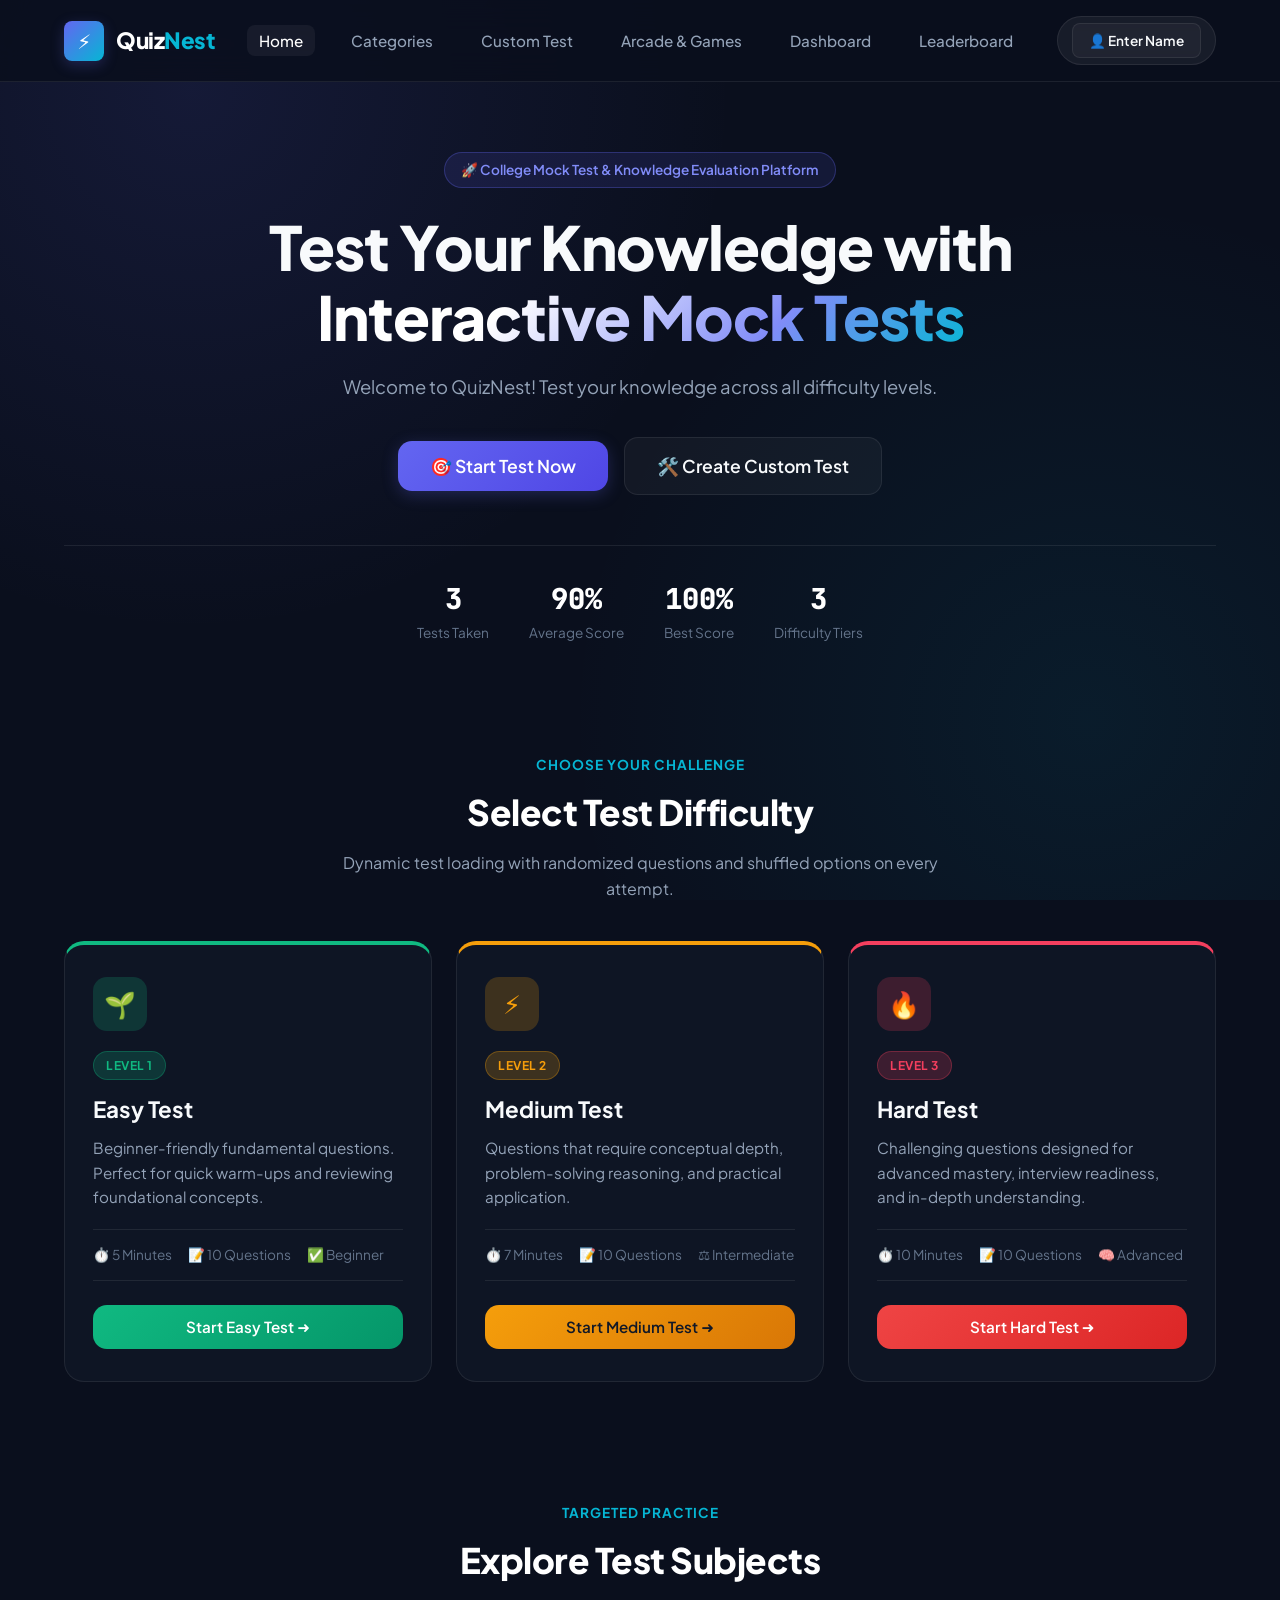
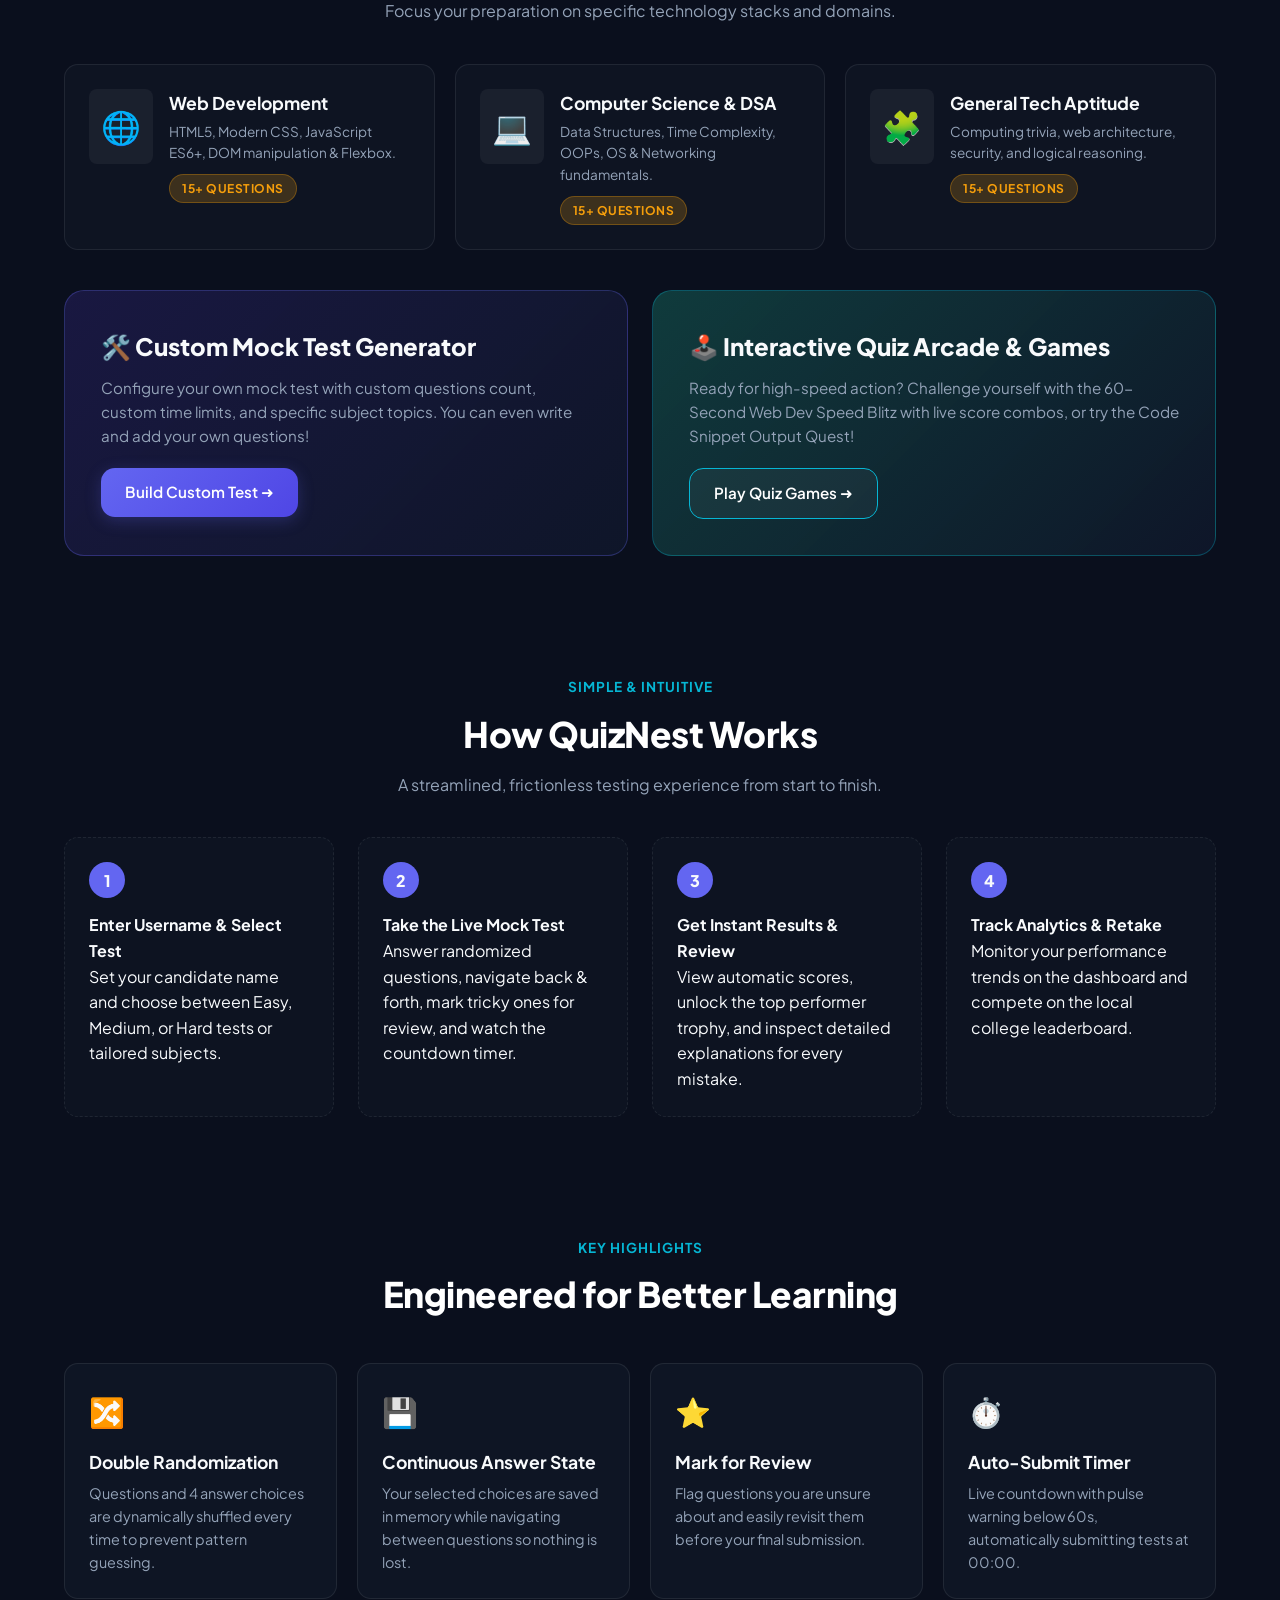
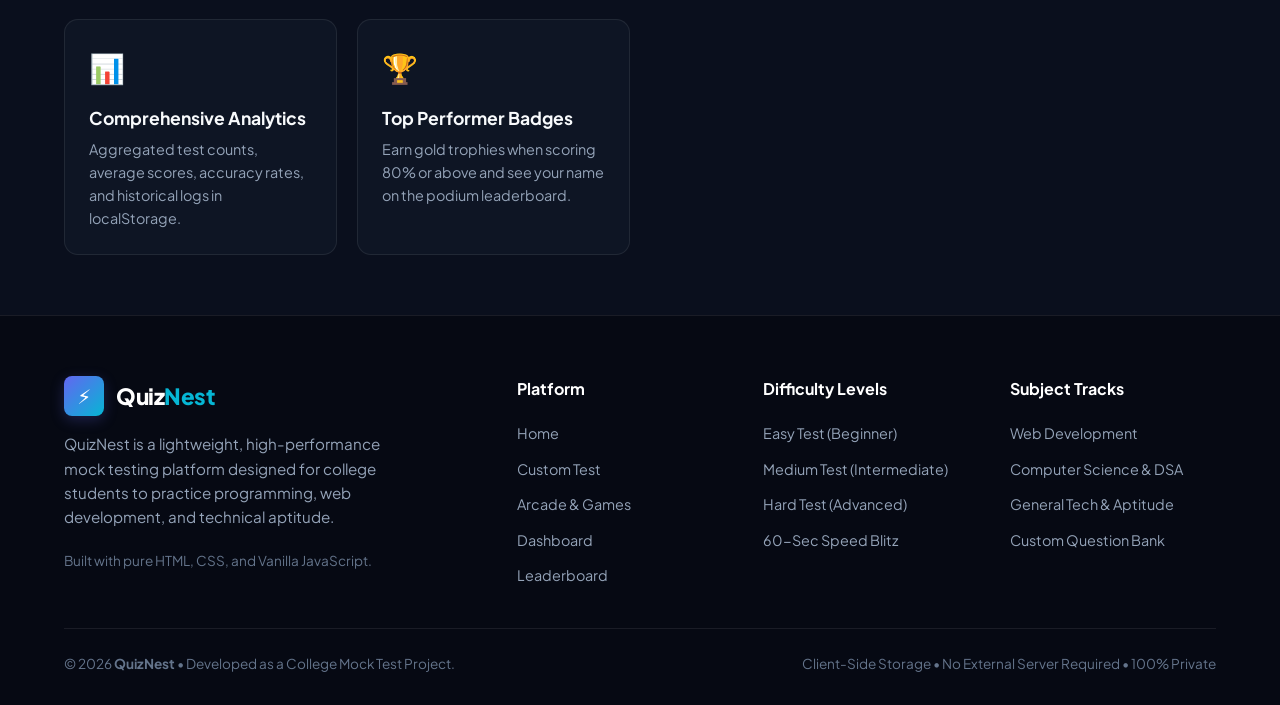
<file: index.html>
<!DOCTYPE html>
<html lang="en">
<head>
  <meta charset="UTF-8">
  <meta name="viewport" content="width=device-width, initial-scale=1.0">
  <title>QuizNest - Dynamic Mock Test & Quiz Platform</title>
  <meta name="description" content="QuizNest is a dynamic, modern mock test platform for college students and developers. Practice tests across Easy, Medium, and Hard difficulty levels.">
  <link rel="stylesheet" href="css/style.css">
</head>
<body>

  <!-- ================= Navigation Bar ================= -->
  <header class="navbar">
    <div class="container">
      <a href="index.html" class="brand-logo" id="brandLogo">
        <span class="logo-icon">⚡</span>
        <span>Quiz<span class="logo-highlight">Nest</span></span>
      </a>

      <nav>
        <ul class="nav-links">
          <li><a href="index.html" class="active">Home</a></li>
          <li><a href="#testCategories">Categories</a></li>
          <li><a href="custom-test.html">Custom Test</a></li>
          <li><a href="games.html">Arcade & Games</a></li>
          <li><a href="dashboard.html">Dashboard</a></li>
          <li><a href="leaderboard.html">Leaderboard</a></li>
        </ul>
      </nav>

      <div id="navUserBadge" class="nav-user-badge">
        <!-- Dynamically rendered by main.js -->
        <button class="btn btn-sm btn-outline" id="btnNavLogin">👤 Enter Name</button>
      </div>
    </div>
  </header>

  <!-- ================= Hero Section ================= -->
  <section class="hero">
    <div class="container">
      <div class="hero-pill">
        <span>🚀 College Mock Test & Knowledge Evaluation Platform</span>
      </div>

      <h1>
        Test Your Knowledge with <br>
        <span class="gradient-text">Interactive Mock Tests</span>
      </h1>

      <p class="hero-desc" id="heroUserGreeting">
        Choose a test, challenge yourself, and improve your knowledge with every attempt.
        Analyze results, review mistakes, and master core concepts.
      </p>

      <div class="hero-cta">
        <button class="btn btn-primary btn-lg" id="heroStartBtn">
          <span>🎯 Start Test Now</span>
        </button>
        <a href="custom-test.html" class="btn btn-outline btn-lg">
          <span>🛠️ Create Custom Test</span>
        </a>
      </div>

      <!-- Quick Platform Stats -->
      <div class="hero-stats-bar">
        <div class="hero-stat-item">
          <div class="num" id="statTotalCompleted">0</div>
          <div class="label">Tests Taken</div>
        </div>
        <div class="hero-stat-item">
          <div class="num" id="statAvgScore">--%</div>
          <div class="label">Average Score</div>
        </div>
        <div class="hero-stat-item">
          <div class="num" id="statBestScore">--%</div>
          <div class="label">Best Score</div>
        </div>
        <div class="hero-stat-item">
          <div class="num">3</div>
          <div class="label">Difficulty Tiers</div>
        </div>
      </div>
    </div>
  </section>

  <!-- ================= Test Levels Section ================= -->
  <section class="section" id="difficultySection">
    <div class="container">
      <div class="section-header">
        <span class="section-tag">Choose Your Challenge</span>
        <h2>Select Test Difficulty</h2>
        <p>Dynamic test loading with randomized questions and shuffled options on every attempt.</p>
      </div>

      <div class="difficulty-grid">
        <!-- EASY CARD -->
        <div class="card difficulty-card easy-card">
          <div class="card-icon-wrap">🌱</div>
          <span class="badge badge-easy" style="width: fit-content; margin-bottom: 12px;">Level 1</span>
          <h3>Easy Test</h3>
          <p class="card-desc">
            Beginner-friendly fundamental questions. Perfect for quick warm-ups and reviewing foundational concepts.
          </p>
          <div class="card-meta">
            <span>⏱️ 5 Minutes</span>
            <span>📝 10 Questions</span>
            <span>✅ Beginner</span>
          </div>
          <button class="btn btn-success" id="btnStartEasy">
            Start Easy Test ➜
          </button>
        </div>

        <!-- MEDIUM CARD -->
        <div class="card difficulty-card medium-card">
          <div class="card-icon-wrap">⚡</div>
          <span class="badge badge-medium" style="width: fit-content; margin-bottom: 12px;">Level 2</span>
          <h3>Medium Test</h3>
          <p class="card-desc">
            Questions that require conceptual depth, problem-solving reasoning, and practical application.
          </p>
          <div class="card-meta">
            <span>⏱️ 7 Minutes</span>
            <span>📝 10 Questions</span>
            <span>⚖️ Intermediate</span>
          </div>
          <button class="btn btn-warning" id="btnStartMedium">
            Start Medium Test ➜
          </button>
        </div>

        <!-- HARD CARD -->
        <div class="card difficulty-card hard-card">
          <div class="card-icon-wrap">🔥</div>
          <span class="badge badge-hard" style="width: fit-content; margin-bottom: 12px;">Level 3</span>
          <h3>Hard Test</h3>
          <p class="card-desc">
            Challenging questions designed for advanced mastery, interview readiness, and in-depth understanding.
          </p>
          <div class="card-meta">
            <span>⏱️ 10 Minutes</span>
            <span>📝 10 Questions</span>
            <span>🧠 Advanced</span>
          </div>
          <button class="btn btn-danger" id="btnStartHard">
            Start Hard Test ➜
          </button>
        </div>
      </div>
    </div>
  </section>

  <!-- ================= Subject Categories Track ================= -->
  <section class="section" id="testCategories">
    <div class="container">
      <div class="section-header">
        <span class="section-tag">Targeted Practice</span>
        <h2>Explore Test Subjects</h2>
        <p>Focus your preparation on specific technology stacks and domains.</p>
      </div>

      <div class="categories-grid">
        <!-- Web Development -->
        <div class="category-card" data-category-test="web_development" data-difficulty="medium">
          <div class="category-icon">🌐</div>
          <div class="category-info">
            <h4>Web Development</h4>
            <p>HTML5, Modern CSS, JavaScript ES6+, DOM manipulation & Flexbox.</p>
            <span class="badge badge-medium">15+ Questions</span>
          </div>
        </div>

        <!-- Computer Science -->
        <div class="category-card" data-category-test="computer_science" data-difficulty="medium">
          <div class="category-icon">💻</div>
          <div class="category-info">
            <h4>Computer Science & DSA</h4>
            <p>Data Structures, Time Complexity, OOPs, OS & Networking fundamentals.</p>
            <span class="badge badge-medium">15+ Questions</span>
          </div>
        </div>

        <!-- General Tech & Aptitude -->
        <div class="category-card" data-category-test="general_tech" data-difficulty="medium">
          <div class="category-icon">🧩</div>
          <div class="category-info">
            <h4>General Tech Aptitude</h4>
            <p>Computing trivia, web architecture, security, and logical reasoning.</p>
            <span class="badge badge-medium">15+ Questions</span>
          </div>
        </div>
      </div>

      <!-- Custom Test & Games Interactive Banners -->
      <div class="interactive-promo-grid">
        <div class="promo-banner">
          <h3>🛠️ Custom Mock Test Generator</h3>
          <p>
            Configure your own mock test with custom questions count, custom time limits,
            and specific subject topics. You can even write and add your own questions!
          </p>
          <a href="custom-test.html" class="btn btn-primary">
            Build Custom Test ➜
          </a>
        </div>

        <div class="promo-banner games-banner">
          <h3>🕹️ Interactive Quiz Arcade & Games</h3>
          <p>
            Ready for high-speed action? Challenge yourself with the 60-Second Web Dev
            Speed Blitz with live score combos, or try the Code Snippet Output Quest!
          </p>
          <a href="games.html" class="btn btn-outline" style="border-color: var(--accent-cyan); color: #fff;">
            Play Quiz Games ➜
          </a>
        </div>
      </div>
    </div>
  </section>

  <!-- ================= How It Works Section ================= -->
  <section class="section" id="howItWorks">
    <div class="container">
      <div class="section-header">
        <span class="section-tag">Simple & Intuitive</span>
        <h2>How QuizNest Works</h2>
        <p>A streamlined, frictionless testing experience from start to finish.</p>
      </div>

      <div class="steps-grid">
        <div class="step-card">
          <div class="step-num">1</div>
          <h4>Enter Username & Select Test</h4>
          <p>Set your candidate name and choose between Easy, Medium, or Hard tests or tailored subjects.</p>
        </div>

        <div class="step-card">
          <div class="step-num">2</div>
          <h4>Take the Live Mock Test</h4>
          <p>Answer randomized questions, navigate back & forth, mark tricky ones for review, and watch the countdown timer.</p>
        </div>

        <div class="step-card">
          <div class="step-num">3</div>
          <h4>Get Instant Results & Review</h4>
          <p>View automatic scores, unlock the top performer trophy, and inspect detailed explanations for every mistake.</p>
        </div>

        <div class="step-card">
          <div class="step-num">4</div>
          <h4>Track Analytics & Retake</h4>
          <p>Monitor your performance trends on the dashboard and compete on the local college leaderboard.</p>
        </div>
      </div>
    </div>
  </section>

  <!-- ================= Features Section ================= -->
  <section class="section" id="featuresSection">
    <div class="container">
      <div class="section-header">
        <span class="section-tag">Key Highlights</span>
        <h2>Engineered for Better Learning</h2>
      </div>

      <div class="features-grid">
        <div class="feature-box">
          <div class="feat-icon">🔀</div>
          <h4>Double Randomization</h4>
          <p>Questions and 4 answer choices are dynamically shuffled every time to prevent pattern guessing.</p>
        </div>

        <div class="feature-box">
          <div class="feat-icon">💾</div>
          <h4>Continuous Answer State</h4>
          <p>Your selected choices are saved in memory while navigating between questions so nothing is lost.</p>
        </div>

        <div class="feature-box">
          <div class="feat-icon">⭐</div>
          <h4>Mark for Review</h4>
          <p>Flag questions you are unsure about and easily revisit them before your final submission.</p>
        </div>

        <div class="feature-box">
          <div class="feat-icon">⏱️</div>
          <h4>Auto-Submit Timer</h4>
          <p>Live countdown with pulse warning below 60s, automatically submitting tests at 00:00.</p>
        </div>

        <div class="feature-box">
          <div class="feat-icon">📊</div>
          <h4>Comprehensive Analytics</h4>
          <p>Aggregated test counts, average scores, accuracy rates, and historical logs in localStorage.</p>
        </div>

        <div class="feature-box">
          <div class="feat-icon">🏆</div>
          <h4>Top Performer Badges</h4>
          <p>Earn gold trophies when scoring 80% or above and see your name on the podium leaderboard.</p>
        </div>
      </div>
    </div>
  </section>

  <!-- ================= Username Modal ================= -->
  <div class="modal-overlay" id="usernameModal">
    <div class="modal-box">
      <div class="modal-header">
        <div class="modal-icon">👋</div>
        <h3>Enter Your Username</h3>
        <p>Please enter your name to personalize your test results, dashboard, and leaderboard standings.</p>
      </div>

      <div class="form-group">
        <input 
          type="text" 
          id="usernameInput" 
          class="modal-input" 
          placeholder="e.g. Rahul Sharma" 
          autocomplete="name" 
          maxlength="30"
        >
        <div id="usernameError" class="input-error">Please enter your name to continue.</div>
      </div>

      <div class="modal-actions">
        <button class="btn btn-outline" id="btnCancelUsername">Cancel</button>
        <button class="btn btn-primary" id="btnSaveUsername">Continue ➜</button>
      </div>
    </div>
  </div>

  <!-- ================= Site Footer ================= -->
  <footer class="site-footer">
    <div class="container">
      <div class="footer-grid">
        <!-- About Column -->
        <div class="footer-about">
          <div class="brand-logo">
            <span class="logo-icon">⚡</span>
            <span>Quiz<span class="logo-highlight">Nest</span></span>
          </div>
          <p>
            QuizNest is a lightweight, high-performance mock testing platform designed for college students
            to practice programming, web development, and technical aptitude.
          </p>
          <div style="font-size: 0.85rem; color: var(--text-muted);">
            Built with pure HTML, CSS, and Vanilla JavaScript.
          </div>
        </div>

        <!-- Quick Links -->
        <div class="footer-col">
          <h5>Platform</h5>
          <ul>
            <li><a href="index.html">Home</a></li>
            <li><a href="custom-test.html">Custom Test</a></li>
            <li><a href="games.html">Arcade & Games</a></li>
            <li><a href="dashboard.html">Dashboard</a></li>
            <li><a href="leaderboard.html">Leaderboard</a></li>
          </ul>
        </div>

        <!-- Test Difficulty Levels -->
        <div class="footer-col">
          <h5>Difficulty Levels</h5>
          <ul>
            <li><a href="#" onclick="promptAndStartTest({difficulty:'easy', category:'all'}); return false;">Easy Test (Beginner)</a></li>
            <li><a href="#" onclick="promptAndStartTest({difficulty:'medium', category:'all'}); return false;">Medium Test (Intermediate)</a></li>
            <li><a href="#" onclick="promptAndStartTest({difficulty:'hard', category:'all'}); return false;">Hard Test (Advanced)</a></li>
            <li><a href="games.html">60-Sec Speed Blitz</a></li>
          </ul>
        </div>

        <!-- Subject Tracks -->
        <div class="footer-col">
          <h5>Subject Tracks</h5>
          <ul>
            <li><a href="#" onclick="promptAndStartTest({difficulty:'medium', category:'web_development'}); return false;">Web Development</a></li>
            <li><a href="#" onclick="promptAndStartTest({difficulty:'medium', category:'computer_science'}); return false;">Computer Science & DSA</a></li>
            <li><a href="#" onclick="promptAndStartTest({difficulty:'medium', category:'general_tech'}); return false;">General Tech & Aptitude</a></li>
            <li><a href="custom-test.html">Custom Question Bank</a></li>
          </ul>
        </div>
      </div>

      <div class="footer-bottom">
        <div>
          © 2026 <strong>QuizNest</strong> • Developed as a College Mock Test Project.
        </div>
        <div>
          Client-Side Storage • No External Server Required • 100% Private
        </div>
      </div>
    </div>
  </footer>

  <!-- Scripts -->
  <script src="js/questions.js"></script>
  <script src="js/storage.js"></script>
  <script src="js/main.js"></script>
</body>
</html>
</file>
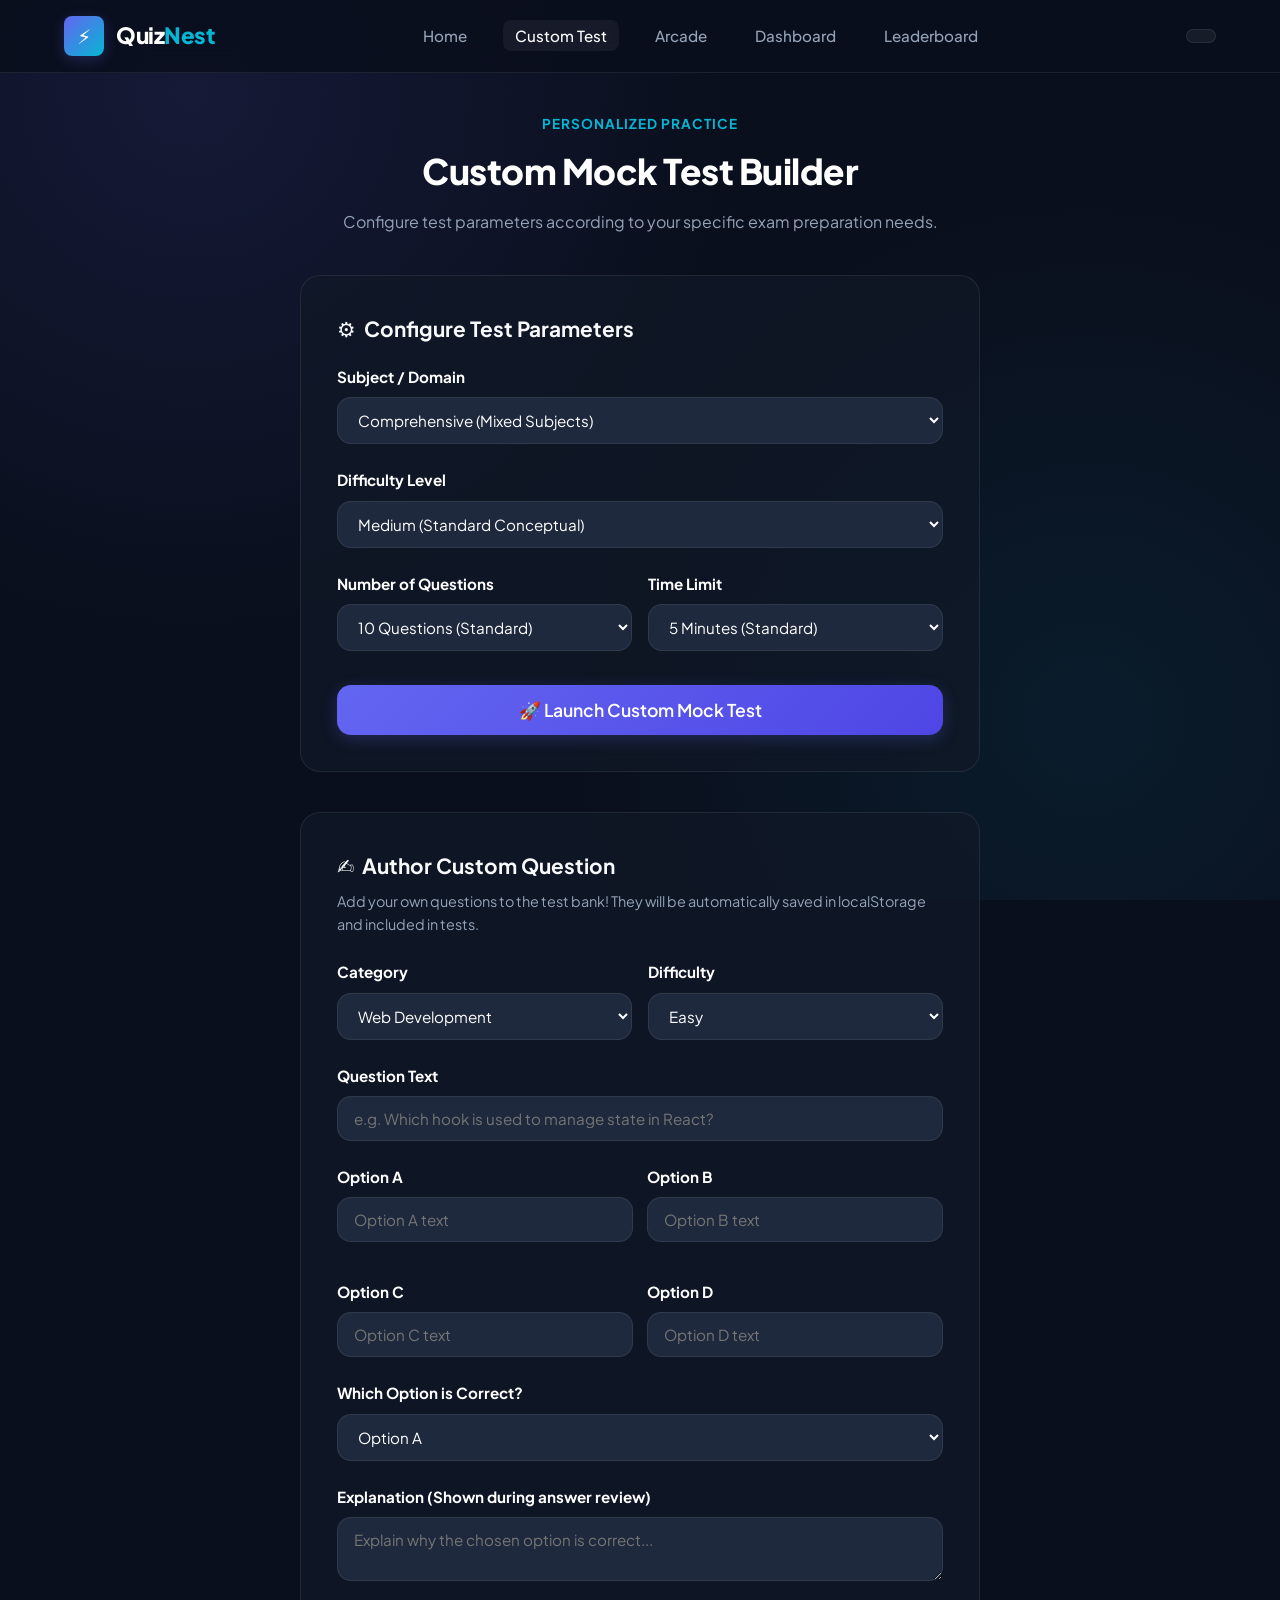
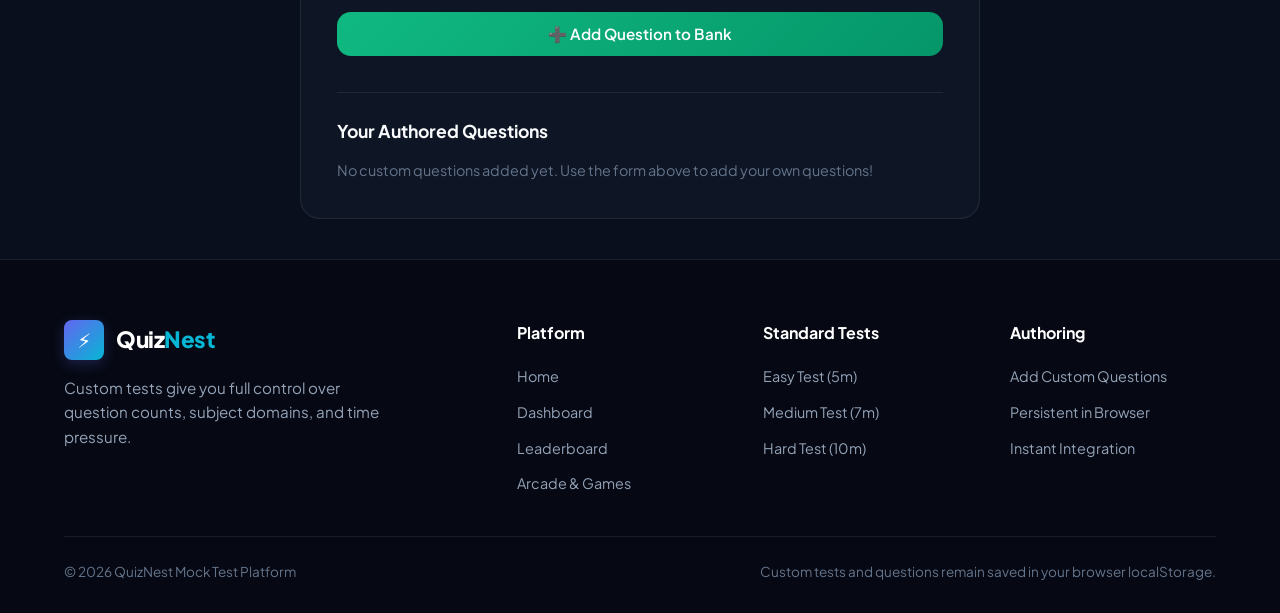
<file: custom-test.html>
<!DOCTYPE html>
<html lang="en">
<head>
  <meta charset="UTF-8">
  <meta name="viewport" content="width=device-width, initial-scale=1.0">
  <title>Custom Test Builder - QuizNest</title>
  <meta name="description" content="Configure custom mock tests with tailored subjects, question counts, and time limits, or author your own questions.">
  <link rel="stylesheet" href="css/style.css">
</head>
<body>

  <!-- ================= Navigation Bar ================= -->
  <header class="navbar">
    <div class="container">
      <a href="index.html" class="brand-logo">
        <span class="logo-icon">⚡</span>
        <span>Quiz<span class="logo-highlight">Nest</span></span>
      </a>

      <nav>
        <ul class="nav-links">
          <li><a href="index.html">Home</a></li>
          <li><a href="custom-test.html" class="active">Custom Test</a></li>
          <li><a href="games.html">Arcade</a></li>
          <li><a href="dashboard.html">Dashboard</a></li>
          <li><a href="leaderboard.html">Leaderboard</a></li>
        </ul>
      </nav>

      <div id="navUserBadge" class="nav-user-badge">
        <!-- Dynamically rendered -->
      </div>
    </div>
  </header>

  <!-- ================= Custom Test Content ================= -->
  <main class="container" style="padding: 40px 24px; flex: 1;">
    
    <div class="section-header">
      <span class="section-tag">Personalized Practice</span>
      <h2>Custom Mock Test Builder</h2>
      <p>Configure test parameters according to your specific exam preparation needs.</p>
    </div>

    <!-- Part 1: Custom Test Launcher Form -->
    <div class="form-card" style="margin-bottom: 40px;">
      <h3 style="font-size: 1.3rem; margin-bottom: 20px; display: flex; align-items: center; gap: 8px;">
        <span>⚙️</span> Configure Test Parameters
      </h3>

      <form id="customTestForm">
        <!-- Subject Selection -->
        <div class="form-group">
          <label for="customCategory">Subject / Domain</label>
          <select id="customCategory" class="form-control">
            <option value="all">Comprehensive (Mixed Subjects)</option>
            <option value="web_development">Web Development (HTML, CSS, JavaScript)</option>
            <option value="computer_science">Computer Science (DSA, OOP, OS, Networks)</option>
            <option value="general_tech">General Tech & Aptitude</option>
          </select>
        </div>

        <!-- Difficulty Selection -->
        <div class="form-group">
          <label for="customDifficulty">Difficulty Level</label>
          <select id="customDifficulty" class="form-control">
            <option value="easy">Easy (Beginner-Friendly)</option>
            <option value="medium" selected>Medium (Standard Conceptual)</option>
            <option value="hard">Hard (Advanced / Challenging)</option>
          </select>
        </div>

        <!-- Question Count & Time Limit in 2 Columns -->
        <div style="display: grid; grid-template-columns: 1fr 1fr; gap: 16px;">
          <div class="form-group">
            <label for="customCount">Number of Questions</label>
            <select id="customCount" class="form-control">
              <option value="5">5 Questions (Quick)</option>
              <option value="10" selected>10 Questions (Standard)</option>
              <option value="15">15 Questions (Full Test)</option>
            </select>
          </div>

          <div class="form-group">
            <label for="customTimer">Time Limit</label>
            <select id="customTimer" class="form-control">
              <option value="3">3 Minutes (Fast Pace)</option>
              <option value="5" selected>5 Minutes (Standard)</option>
              <option value="10">10 Minutes (Generous)</option>
              <option value="15">15 Minutes (In-Depth)</option>
            </select>
          </div>
        </div>

        <button type="submit" class="btn btn-primary btn-lg" style="width: 100%; margin-top: 10px;">
          🚀 Launch Custom Mock Test
        </button>
      </form>
    </div>

    <!-- Part 2: Question Authoring Section (Add Your Own Question) -->
    <div class="form-card">
      <h3 style="font-size: 1.3rem; margin-bottom: 8px; display: flex; align-items: center; gap: 8px;">
        <span>✍️</span> Author Custom Question
      </h3>
      <p style="color: var(--text-secondary); font-size: 0.9rem; margin-bottom: 24px;">
        Add your own questions to the test bank! They will be automatically saved in localStorage and included in tests.
      </p>

      <div id="customQuestionAlert" class="badge badge-easy" style="display: none; width: 100%; padding: 12px; margin-bottom: 20px; font-size: 0.9rem;">
        ✅ Question added successfully!
      </div>

      <form id="addQuestionForm">
        <div style="display: grid; grid-template-columns: 1fr 1fr; gap: 16px;">
          <div class="form-group">
            <label for="newCategory">Category</label>
            <select id="newCategory" class="form-control" required>
              <option value="web_development">Web Development</option>
              <option value="computer_science">Computer Science</option>
              <option value="general_tech">General Tech</option>
            </select>
          </div>

          <div class="form-group">
            <label for="newDifficulty">Difficulty</label>
            <select id="newDifficulty" class="form-control" required>
              <option value="easy">Easy</option>
              <option value="medium">Medium</option>
              <option value="hard">Hard</option>
            </select>
          </div>
        </div>

        <div class="form-group">
          <label for="newQuestionText">Question Text</label>
          <input type="text" id="newQuestionText" class="form-control" placeholder="e.g. Which hook is used to manage state in React?" required>
        </div>

        <!-- 4 Options -->
        <div style="display: grid; grid-template-columns: 1fr 1fr; gap: 14px;">
          <div class="form-group">
            <label for="newOptA">Option A</label>
            <input type="text" id="newOptA" class="form-control" placeholder="Option A text" required>
          </div>
          <div class="form-group">
            <label for="newOptB">Option B</label>
            <input type="text" id="newOptB" class="form-control" placeholder="Option B text" required>
          </div>
          <div class="form-group">
            <label for="newOptC">Option C</label>
            <input type="text" id="newOptC" class="form-control" placeholder="Option C text" required>
          </div>
          <div class="form-group">
            <label for="newOptD">Option D</label>
            <input type="text" id="newOptD" class="form-control" placeholder="Option D text" required>
          </div>
        </div>

        <div class="form-group">
          <label for="newCorrectChoice">Which Option is Correct?</label>
          <select id="newCorrectChoice" class="form-control" required>
            <option value="0">Option A</option>
            <option value="1">Option B</option>
            <option value="2">Option C</option>
            <option value="3">Option D</option>
          </select>
        </div>

        <div class="form-group">
          <label for="newExplanation">Explanation (Shown during answer review)</label>
          <textarea id="newExplanation" class="form-control" rows="2" placeholder="Explain why the chosen option is correct..."></textarea>
        </div>

        <button type="submit" class="btn btn-success" style="width: 100%;">
          ➕ Add Question to Bank
        </button>
      </form>

      <!-- Custom Questions Manager -->
      <div style="margin-top: 36px; border-top: 1px solid var(--border-color); padding-top: 24px;">
        <h4 style="font-size: 1.1rem; margin-bottom: 14px;">Your Authored Questions</h4>
        <div id="customQuestionsList">
          <!-- Dynamically populated by custom-test.js -->
        </div>
      </div>
    </div>

  </main>

  <!-- ================= Site Footer ================= -->
  <footer class="site-footer">
    <div class="container">
      <div class="footer-grid">
        <div class="footer-about">
          <div class="brand-logo">
            <span class="logo-icon">⚡</span>
            <span>Quiz<span class="logo-highlight">Nest</span></span>
          </div>
          <p>
            Custom tests give you full control over question counts, subject domains, and time pressure.
          </p>
        </div>

        <div class="footer-col">
          <h5>Platform</h5>
          <ul>
            <li><a href="index.html">Home</a></li>
            <li><a href="dashboard.html">Dashboard</a></li>
            <li><a href="leaderboard.html">Leaderboard</a></li>
            <li><a href="games.html">Arcade & Games</a></li>
          </ul>
        </div>

        <div class="footer-col">
          <h5>Standard Tests</h5>
          <ul>
            <li><a href="index.html#difficultySection">Easy Test (5m)</a></li>
            <li><a href="index.html#difficultySection">Medium Test (7m)</a></li>
            <li><a href="index.html#difficultySection">Hard Test (10m)</a></li>
          </ul>
        </div>

        <div class="footer-col">
          <h5>Authoring</h5>
          <ul>
            <li><a>Add Custom Questions</a></li>
            <li><a>Persistent in Browser</a></li>
            <li><a>Instant Integration</a></li>
          </ul>
        </div>
      </div>

      <div class="footer-bottom">
        <div>© 2026 QuizNest Mock Test Platform</div>
        <div>Custom tests and questions remain saved in your browser localStorage.</div>
      </div>
    </div>
  </footer>

  <!-- Scripts -->
  <script src="js/storage.js"></script>
  <script src="js/custom-test.js"></script>
</body>
</html>
</file>
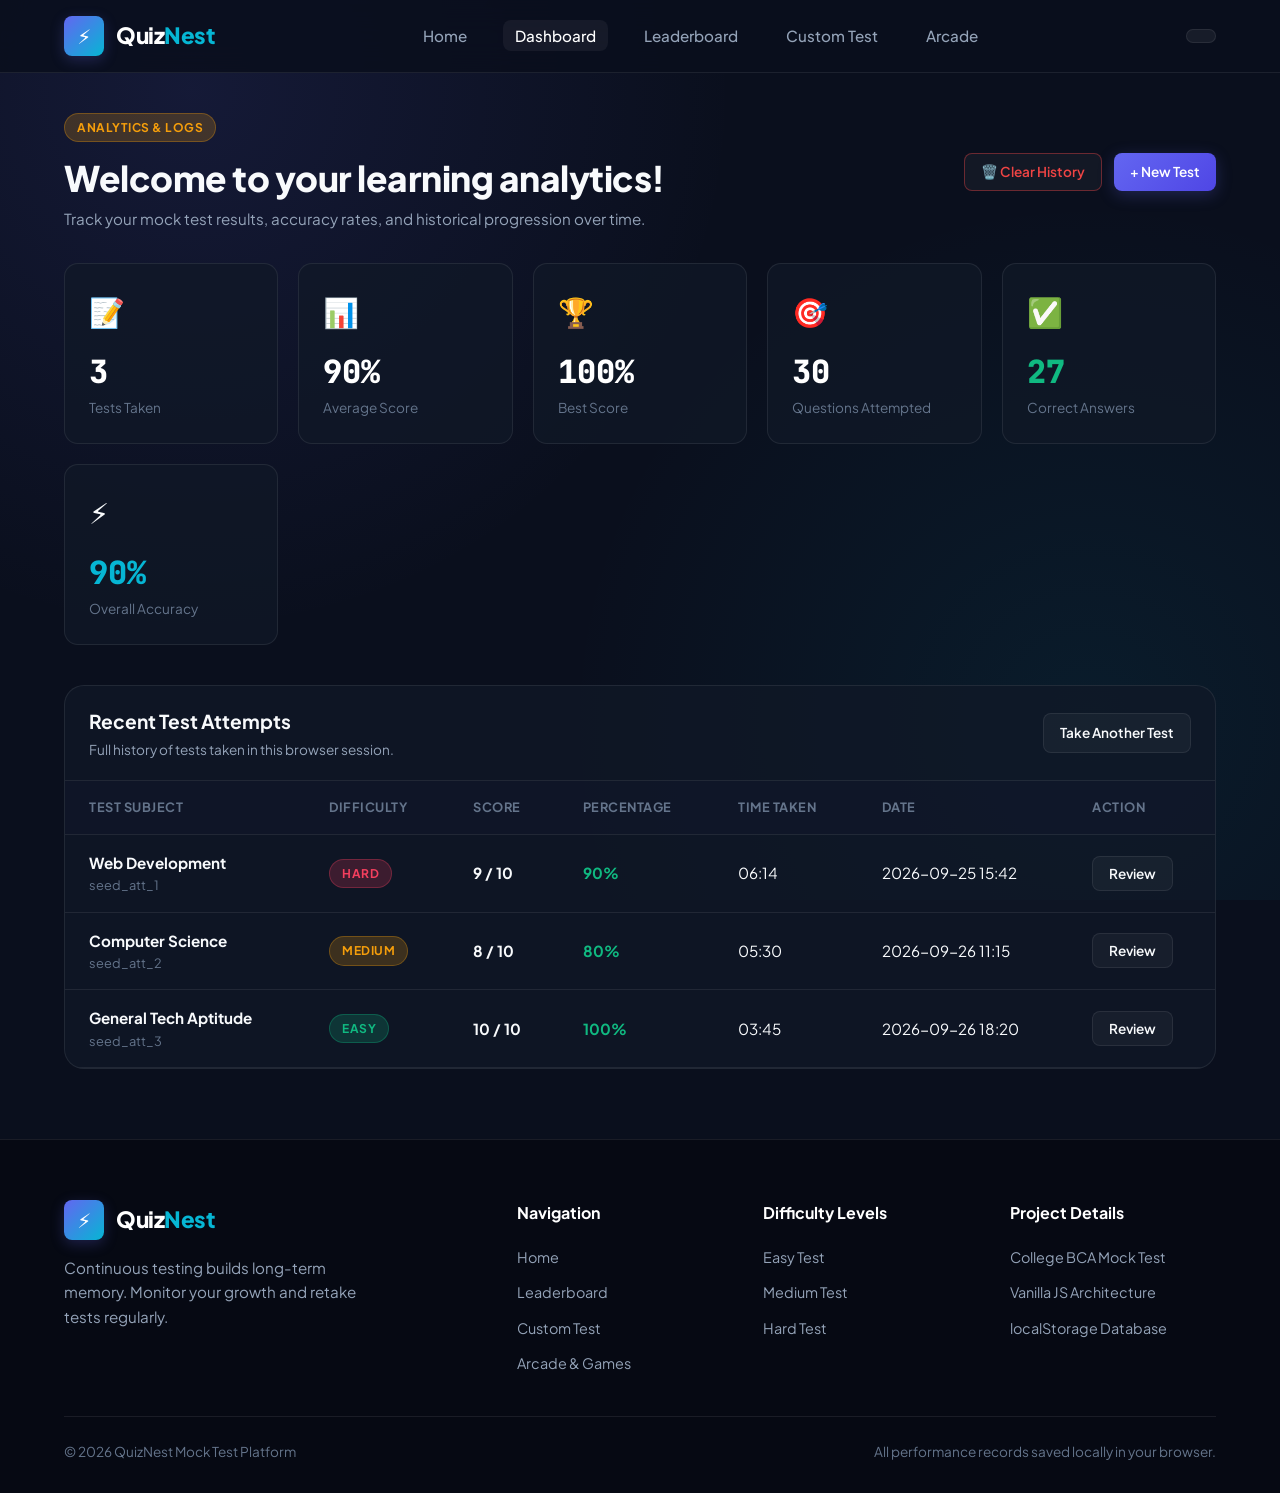
<file: dashboard.html>
<!DOCTYPE html>
<html lang="en">
<head>
  <meta charset="UTF-8">
  <meta name="viewport" content="width=device-width, initial-scale=1.0">
  <title>Student Dashboard - QuizNest</title>
  <meta name="description" content="View your historical mock test performance, score analytics, and progress tracking on QuizNest.">
  <link rel="stylesheet" href="css/style.css">
</head>
<body>

  <!-- ================= Navigation Bar ================= -->
  <header class="navbar">
    <div class="container">
      <a href="index.html" class="brand-logo">
        <span class="logo-icon">⚡</span>
        <span>Quiz<span class="logo-highlight">Nest</span></span>
      </a>

      <nav>
        <ul class="nav-links">
          <li><a href="index.html">Home</a></li>
          <li><a href="dashboard.html" class="active">Dashboard</a></li>
          <li><a href="leaderboard.html">Leaderboard</a></li>
          <li><a href="custom-test.html">Custom Test</a></li>
          <li><a href="games.html">Arcade</a></li>
        </ul>
      </nav>

      <div id="navUserBadge" class="nav-user-badge">
        <!-- Dynamically rendered -->
      </div>
    </div>
  </header>

  <!-- ================= Dashboard Main Content ================= -->
  <main class="container" style="padding: 40px 24px; flex: 1;">
    
    <!-- Dashboard Header -->
    <div style="display: flex; align-items: center; justify-content: space-between; margin-bottom: 32px; flex-wrap: wrap; gap: 16px;">
      <div>
        <span class="badge badge-medium" style="margin-bottom: 8px;">Analytics & Logs</span>
        <h1 style="font-size: 2.2rem; font-weight: 800; letter-spacing: -0.5px;" id="dashWelcome">
          Student Performance Dashboard
        </h1>
        <p style="color: var(--text-secondary); font-size: 0.95rem;">
          Track your mock test results, accuracy rates, and historical progression over time.
        </p>
      </div>

      <div style="display: flex; gap: 12px;">
        <button class="btn btn-outline btn-sm" id="btnClearHistory" style="border-color: rgba(239, 68, 68, 0.4); color: var(--danger);">
          🗑️ Clear History
        </button>
        <a href="index.html#difficultySection" class="btn btn-primary btn-sm">
          + New Test
        </a>
      </div>
    </div>

    <!-- Aggregate Metrics Grid -->
    <div class="dashboard-grid">
      <!-- Tests Taken -->
      <div class="dash-stat-box">
        <div class="icon">📝</div>
        <div class="dash-num" id="dashTestsTaken">0</div>
        <div class="dash-lbl">Tests Taken</div>
      </div>

      <!-- Average Score -->
      <div class="dash-stat-box">
        <div class="icon">📊</div>
        <div class="dash-num" id="dashAvgScore">0%</div>
        <div class="dash-lbl">Average Score</div>
      </div>

      <!-- Best Score -->
      <div class="dash-stat-box">
        <div class="icon">🏆</div>
        <div class="dash-num" id="dashBestScore">0%</div>
        <div class="dash-lbl">Best Score</div>
      </div>

      <!-- Total Questions Attempted -->
      <div class="dash-stat-box">
        <div class="icon">🎯</div>
        <div class="dash-num" id="dashTotalAttempted">0</div>
        <div class="dash-lbl">Questions Attempted</div>
      </div>

      <!-- Total Correct Answers -->
      <div class="dash-stat-box">
        <div class="icon">✅</div>
        <div class="dash-num" id="dashTotalCorrect" style="color: var(--success);">0</div>
        <div class="dash-lbl">Correct Answers</div>
      </div>

      <!-- Overall Accuracy -->
      <div class="dash-stat-box">
        <div class="icon">⚡</div>
        <div class="dash-num" id="dashAccuracy" style="color: var(--accent-cyan);">0%</div>
        <div class="dash-lbl">Overall Accuracy</div>
      </div>
    </div>

    <!-- Recent Test Attempts History Table -->
    <div class="table-container">
      <div class="table-header-bar">
        <div>
          <h3 style="font-size: 1.2rem; font-weight: 700;">Recent Test Attempts</h3>
          <p style="font-size: 0.85rem; color: var(--text-secondary); margin-top: 2px;">
            Full history of tests taken in this browser session.
          </p>
        </div>
        <a href="index.html#difficultySection" class="btn btn-sm btn-outline">
          Take Another Test
        </a>
      </div>

      <div style="overflow-x: auto;">
        <table class="custom-table">
          <thead>
            <tr>
              <th>Test Subject</th>
              <th>Difficulty</th>
              <th>Score</th>
              <th>Percentage</th>
              <th>Time Taken</th>
              <th>Date</th>
              <th>Action</th>
            </tr>
          </thead>
          <tbody id="dashAttemptsTableBody">
            <!-- Dynamically populated by dashboard.js -->
          </tbody>
        </table>
      </div>

      <!-- Empty State -->
      <div id="dashEmptyState" style="display: none; text-align: center; padding: 48px 24px;">
        <div style="font-size: 3rem; margin-bottom: 12px;">📭</div>
        <h4 style="font-size: 1.2rem; font-weight: 700;">No test attempts yet!</h4>
        <p style="color: var(--text-secondary); font-size: 0.95rem; margin-bottom: 20px;">
          Take your first mock test to see your performance analytics here.
        </p>
        <a href="index.html#difficultySection" class="btn btn-primary">
          Start Your First Test ➜
        </a>
      </div>
    </div>

  </main>

  <!-- ================= Clear History Modal ================= -->
  <div class="modal-overlay" id="clearHistoryModal">
    <div class="modal-box">
      <div class="modal-header">
        <div class="modal-icon">⚠️</div>
        <h3>Clear All Test History?</h3>
        <p>This will permanently delete all your previous test scores, review data, and analytics from localStorage.</p>
      </div>

      <div class="modal-actions">
        <button class="btn btn-outline" id="btnCancelClear">Cancel</button>
        <button class="btn btn-danger" id="btnConfirmClear">Yes, Delete All History</button>
      </div>
    </div>
  </div>

  <!-- ================= Site Footer ================= -->
  <footer class="site-footer">
    <div class="container">
      <div class="footer-grid">
        <div class="footer-about">
          <div class="brand-logo">
            <span class="logo-icon">⚡</span>
            <span>Quiz<span class="logo-highlight">Nest</span></span>
          </div>
          <p>
            Continuous testing builds long-term memory. Monitor your growth and retake tests regularly.
          </p>
        </div>

        <div class="footer-col">
          <h5>Navigation</h5>
          <ul>
            <li><a href="index.html">Home</a></li>
            <li><a href="leaderboard.html">Leaderboard</a></li>
            <li><a href="custom-test.html">Custom Test</a></li>
            <li><a href="games.html">Arcade & Games</a></li>
          </ul>
        </div>

        <div class="footer-col">
          <h5>Difficulty Levels</h5>
          <ul>
            <li><a href="index.html#difficultySection">Easy Test</a></li>
            <li><a href="index.html#difficultySection">Medium Test</a></li>
            <li><a href="index.html#difficultySection">Hard Test</a></li>
          </ul>
        </div>

        <div class="footer-col">
          <h5>Project Details</h5>
          <ul>
            <li><a>College BCA Mock Test</a></li>
            <li><a>Vanilla JS Architecture</a></li>
            <li><a>localStorage Database</a></li>
          </ul>
        </div>
      </div>

      <div class="footer-bottom">
        <div>© 2026 QuizNest Mock Test Platform</div>
        <div>All performance records saved locally in your browser.</div>
      </div>
    </div>
  </footer>

  <!-- Scripts -->
  <script src="js/storage.js"></script>
  <script src="js/dashboard.js"></script>
</body>
</html>
</file>
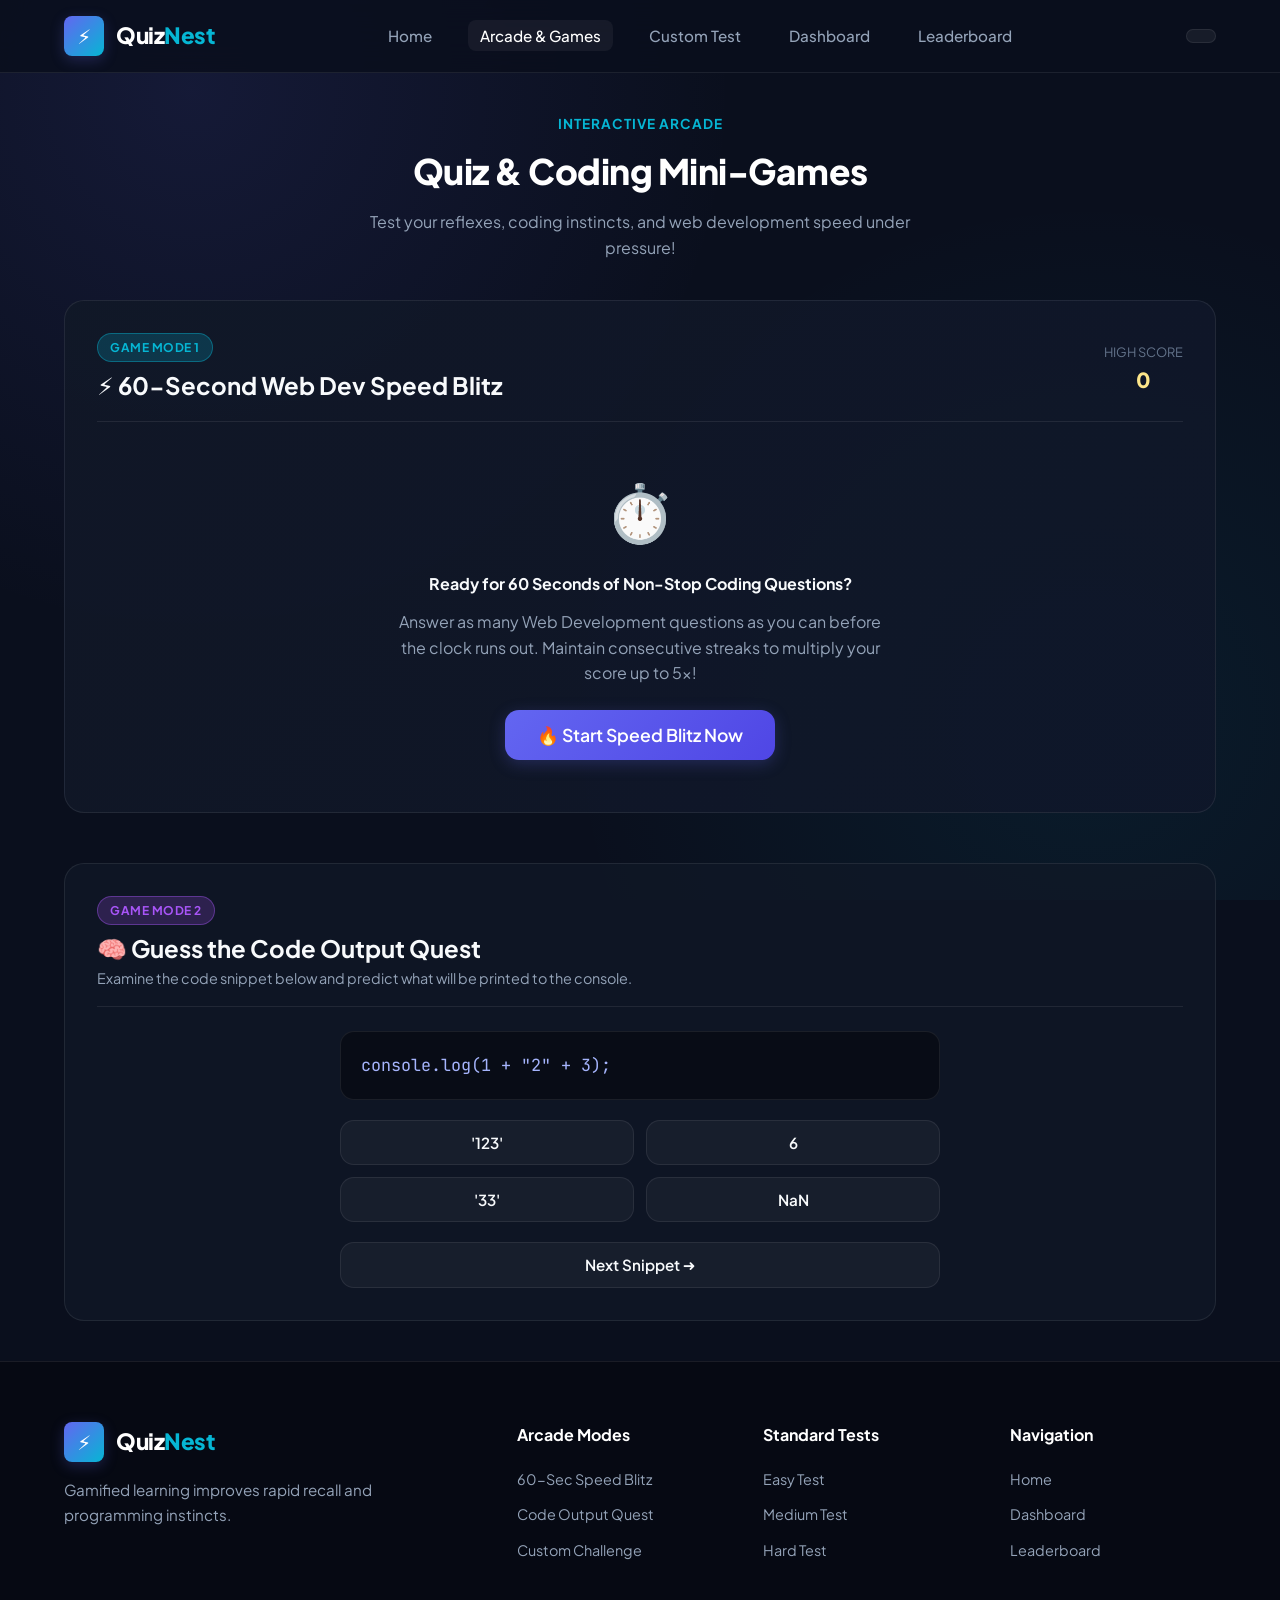
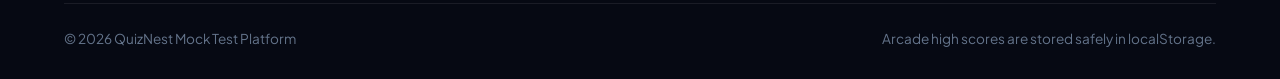
<file: games.html>
<!DOCTYPE html>
<html lang="en">
<head>
  <meta charset="UTF-8">
  <meta name="viewport" content="width=device-width, initial-scale=1.0">
  <title>Arcade & Games - QuizNest</title>
  <meta name="description" content="Engaging web development speed challenges, code snippet guessing games, and rapid-fire quiz modes.">
  <link rel="stylesheet" href="css/style.css">
</head>
<body>

  <!-- ================= Navigation Bar ================= -->
  <header class="navbar">
    <div class="container">
      <a href="index.html" class="brand-logo">
        <span class="logo-icon">⚡</span>
        <span>Quiz<span class="logo-highlight">Nest</span></span>
      </a>

      <nav>
        <ul class="nav-links">
          <li><a href="index.html">Home</a></li>
          <li><a href="games.html" class="active">Arcade & Games</a></li>
          <li><a href="custom-test.html">Custom Test</a></li>
          <li><a href="dashboard.html">Dashboard</a></li>
          <li><a href="leaderboard.html">Leaderboard</a></li>
        </ul>
      </nav>

      <div id="navUserBadge" class="nav-user-badge">
        <!-- Dynamically rendered -->
      </div>
    </div>
  </header>

  <!-- ================= Games Main Container ================= -->
  <main class="container" style="padding: 40px 24px; flex: 1;">
    
    <div class="section-header">
      <span class="section-tag">Interactive Arcade</span>
      <h2>Quiz & Coding Mini-Games</h2>
      <p>Test your reflexes, coding instincts, and web development speed under pressure!</p>
    </div>

    <!-- GAME 1: 60-Second Web Development Speed Blitz -->
    <div class="game-card" style="margin-bottom: 50px; background: linear-gradient(135deg, rgba(17, 24, 39, 0.9), rgba(15, 23, 42, 0.9));">
      <div style="display: flex; align-items: center; justify-content: space-between; border-bottom: 1px solid var(--border-color); padding-bottom: 16px; margin-bottom: 24px; flex-wrap: wrap; gap: 12px;">
        <div style="text-align: left;">
          <span class="badge" style="background: rgba(6, 182, 212, 0.2); color: var(--accent-cyan); border: 1px solid rgba(6, 182, 212, 0.4);">
            Game Mode 1
          </span>
          <h3 style="font-size: 1.5rem; margin-top: 4px;">⚡ 60-Second Web Dev Speed Blitz</h3>
        </div>

        <div style="display: flex; align-items: center; gap: 20px;">
          <div>
            <div style="font-size: 0.8rem; color: var(--text-muted);">HIGH SCORE</div>
            <div id="blitzHighScore" style="font-size: 1.3rem; font-weight: 800; color: #fde68a;">0</div>
          </div>
        </div>
      </div>

      <!-- Blitz Intro State -->
      <div id="blitzIntro" style="max-width: 500px; margin: 0 auto; padding: 20px 0;">
        <div style="font-size: 3.5rem; margin-bottom: 16px;">⏱️</div>
        <h4>Ready for 60 Seconds of Non-Stop Coding Questions?</h4>
        <p style="color: var(--text-secondary); margin: 12px 0 24px;">
          Answer as many Web Development questions as you can before the clock runs out.
          Maintain consecutive streaks to multiply your score up to 5x!
        </p>
        <button class="btn btn-primary btn-lg" id="btnStartBlitz">
          🔥 Start Speed Blitz Now
        </button>
      </div>

      <!-- Blitz Active Arena -->
      <div id="blitzArena" style="display: none; max-width: 650px; margin: 0 auto;">
        <div style="display: flex; align-items: center; justify-content: space-between; margin-bottom: 24px; background: rgba(0,0,0,0.3); padding: 12px 20px; border-radius: var(--radius-md);">
          <div>
            <span style="font-size: 0.85rem; color: var(--text-muted);">TIME LEFT</span>
            <div class="blitz-timer" id="blitzCountdown">60</div>
          </div>

          <div>
            <span style="font-size: 0.85rem; color: var(--text-muted);">SCORE</span>
            <div id="blitzLiveScore" style="font-size: 2rem; font-weight: 800; color: var(--success); font-family: var(--font-mono);">0</div>
          </div>

          <div>
            <span style="font-size: 0.85rem; color: var(--text-muted);">COMBO MULTIPLIER</span>
            <div id="blitzCombo" style="font-size: 2rem; font-weight: 800; color: #f59e0b; font-family: var(--font-mono);">1x</div>
          </div>
        </div>

        <div id="blitzQuestionText" style="font-size: 1.25rem; font-weight: 700; margin-bottom: 24px; min-height: 60px;">
          Question text loading...
        </div>

        <div id="blitzOptions" style="display: grid; grid-template-columns: 1fr 1fr; gap: 12px;">
          <!-- Dynamically populated -->
        </div>
      </div>

      <!-- Blitz Game Over Screen -->
      <div id="blitzGameOver" style="display: none; max-width: 500px; margin: 0 auto; padding: 20px 0;">
        <div style="font-size: 3.5rem; margin-bottom: 12px;">🏁</div>
        <h3 style="font-size: 1.8rem; margin-bottom: 8px;">Time's Up!</h3>
        <p style="color: var(--text-secondary); margin-bottom: 20px;">
          Great reflex test! Here is your final arcade score:
        </p>
        <div id="blitzFinalScore" style="font-size: 3.5rem; font-weight: 800; color: var(--accent-cyan); font-family: var(--font-mono); margin-bottom: 24px;">
          0
        </div>
        <button class="btn btn-primary btn-lg" id="btnRestartBlitz">
          🔄 Play Again
        </button>
      </div>
    </div>

    <!-- GAME 2: Code Snippet Prediction Quest -->
    <div class="game-card">
      <div style="text-align: left; border-bottom: 1px solid var(--border-color); padding-bottom: 16px; margin-bottom: 24px;">
        <span class="badge" style="background: rgba(168, 85, 247, 0.2); color: var(--accent-purple); border: 1px solid rgba(168, 85, 247, 0.4);">
          Game Mode 2
        </span>
        <h3 style="font-size: 1.5rem; margin-top: 4px;">🧠 Guess the Code Output Quest</h3>
        <p style="color: var(--text-secondary); font-size: 0.9rem;">
          Examine the code snippet below and predict what will be printed to the console.
        </p>
      </div>

      <div style="max-width: 600px; margin: 0 auto; text-align: left;">
        <div style="background: #080c16; border: 1px solid var(--border-color); border-radius: var(--radius-md); padding: 20px; margin-bottom: 20px;">
          <pre id="questCodeBlock" style="font-family: var(--font-mono); font-size: 1.05rem; color: #a5b4fc; white-space: pre-wrap; line-height: 1.6;"></pre>
        </div>

        <div id="questOptions" style="display: grid; grid-template-columns: 1fr 1fr; gap: 12px; margin-bottom: 20px;">
          <!-- Dynamically populated -->
        </div>

        <div id="questExplanation" class="explanation-card" style="display: none; margin-bottom: 20px;">
          <!-- Explanation -->
        </div>

        <button class="btn btn-outline" id="btnNextQuest" style="width: 100%;">
          Next Snippet ➜
        </button>
      </div>
    </div>

  </main>

  <!-- ================= Site Footer ================= -->
  <footer class="site-footer">
    <div class="container">
      <div class="footer-grid">
        <div class="footer-about">
          <div class="brand-logo">
            <span class="logo-icon">⚡</span>
            <span>Quiz<span class="logo-highlight">Nest</span></span>
          </div>
          <p>
            Gamified learning improves rapid recall and programming instincts.
          </p>
        </div>

        <div class="footer-col">
          <h5>Arcade Modes</h5>
          <ul>
            <li><a href="#blitzIntro">60-Sec Speed Blitz</a></li>
            <li><a href="#questCodeBlock">Code Output Quest</a></li>
            <li><a href="custom-test.html">Custom Challenge</a></li>
          </ul>
        </div>

        <div class="footer-col">
          <h5>Standard Tests</h5>
          <ul>
            <li><a href="index.html#difficultySection">Easy Test</a></li>
            <li><a href="index.html#difficultySection">Medium Test</a></li>
            <li><a href="index.html#difficultySection">Hard Test</a></li>
          </ul>
        </div>

        <div class="footer-col">
          <h5>Navigation</h5>
          <ul>
            <li><a href="index.html">Home</a></li>
            <li><a href="dashboard.html">Dashboard</a></li>
            <li><a href="leaderboard.html">Leaderboard</a></li>
          </ul>
        </div>
      </div>

      <div class="footer-bottom">
        <div>© 2026 QuizNest Mock Test Platform</div>
        <div>Arcade high scores are stored safely in localStorage.</div>
      </div>
    </div>
  </footer>

  <!-- Scripts -->
  <script src="js/questions.js"></script>
  <script src="js/storage.js"></script>
  <script src="js/games.js"></script>
</body>
</html>
</file>
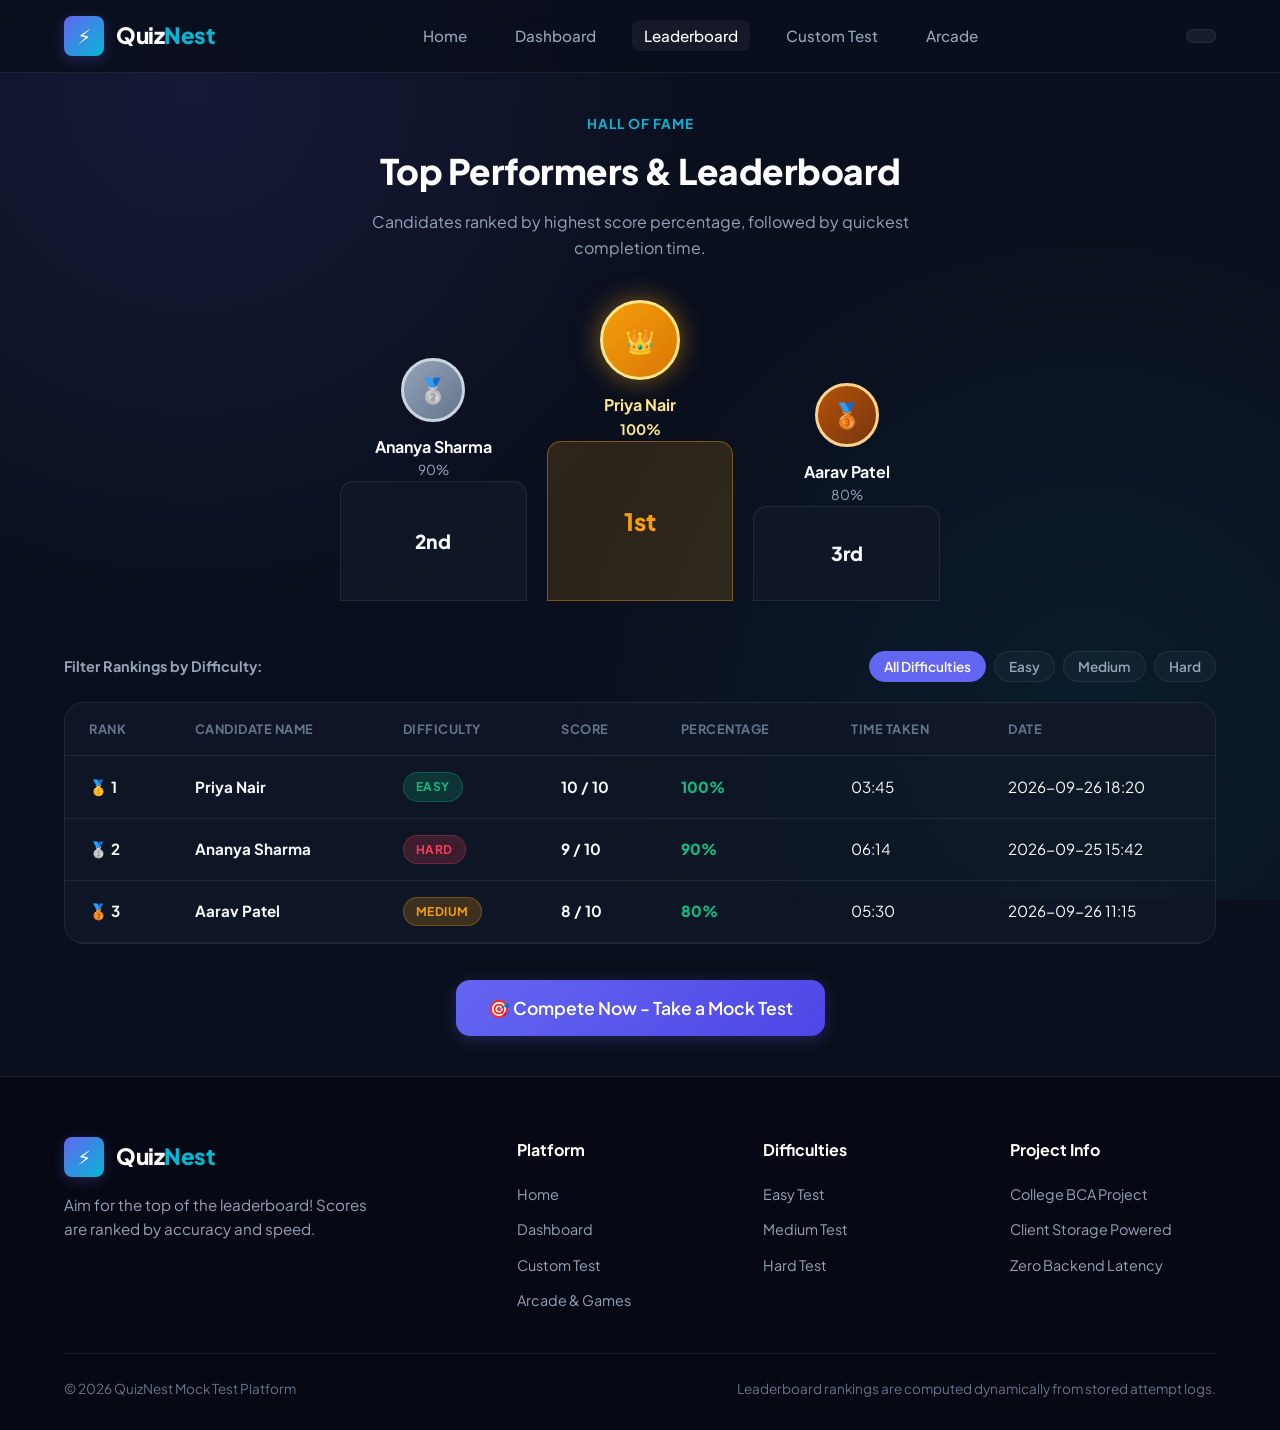
<file: leaderboard.html>
<!DOCTYPE html>
<html lang="en">
<head>
  <meta charset="UTF-8">
  <meta name="viewport" content="width=device-width, initial-scale=1.0">
  <title>Leaderboard & Top Performers - QuizNest</title>
  <meta name="description" content="View the top-ranked scores and student rankings on QuizNest mock tests.">
  <link rel="stylesheet" href="css/style.css">
</head>
<body>

  <!-- ================= Navigation Bar ================= -->
  <header class="navbar">
    <div class="container">
      <a href="index.html" class="brand-logo">
        <span class="logo-icon">⚡</span>
        <span>Quiz<span class="logo-highlight">Nest</span></span>
      </a>

      <nav>
        <ul class="nav-links">
          <li><a href="index.html">Home</a></li>
          <li><a href="dashboard.html">Dashboard</a></li>
          <li><a href="leaderboard.html" class="active">Leaderboard</a></li>
          <li><a href="custom-test.html">Custom Test</a></li>
          <li><a href="games.html">Arcade</a></li>
        </ul>
      </nav>

      <div id="navUserBadge" class="nav-user-badge">
        <!-- Dynamically rendered -->
      </div>
    </div>
  </header>

  <!-- ================= Leaderboard Main ================= -->
  <main class="container" style="padding: 40px 24px; flex: 1;">
    
    <div class="section-header">
      <span class="section-tag">Hall of Fame</span>
      <h2>Top Performers & Leaderboard</h2>
      <p>
        Candidates ranked by highest score percentage, followed by quickest completion time.
      </p>
    </div>

    <!-- Top 3 Podium -->
    <div class="podium-container" id="leaderboardPodium">
      <!-- Dynamically generated by leaderboard.js -->
    </div>

    <!-- Filters Bar -->
    <div style="display: flex; align-items: center; justify-content: space-between; margin-bottom: 20px; flex-wrap: wrap; gap: 12px;">
      <div style="font-size: 0.9rem; font-weight: 700; color: var(--text-secondary);">
        Filter Rankings by Difficulty:
      </div>
      <div class="review-filters">
        <button class="filter-btn active" data-leaderboard-filter="all">All Difficulties</button>
        <button class="filter-btn" data-leaderboard-filter="easy">Easy</button>
        <button class="filter-btn" data-leaderboard-filter="medium">Medium</button>
        <button class="filter-btn" data-leaderboard-filter="hard">Hard</button>
      </div>
    </div>

    <!-- Table Container -->
    <div class="table-container">
      <div style="overflow-x: auto;">
        <table class="custom-table">
          <thead>
            <tr>
              <th>Rank</th>
              <th>Candidate Name</th>
              <th>Difficulty</th>
              <th>Score</th>
              <th>Percentage</th>
              <th>Time Taken</th>
              <th>Date</th>
            </tr>
          </thead>
          <tbody id="leaderboardTableBody">
            <!-- Dynamically populated by leaderboard.js -->
          </tbody>
        </table>
      </div>

      <div id="leaderboardEmpty" style="display: none; text-align: center; padding: 40px;">
        <h4>No scores recorded for this difficulty filter yet!</h4>
      </div>
    </div>

    <!-- Motivation Call to Action -->
    <div style="text-align: center; margin-top: 36px;">
      <a href="index.html#difficultySection" class="btn btn-primary btn-lg">
        🎯 Compete Now - Take a Mock Test
      </a>
    </div>

  </main>

  <!-- ================= Site Footer ================= -->
  <footer class="site-footer">
    <div class="container">
      <div class="footer-grid">
        <div class="footer-about">
          <div class="brand-logo">
            <span class="logo-icon">⚡</span>
            <span>Quiz<span class="logo-highlight">Nest</span></span>
          </div>
          <p>
            Aim for the top of the leaderboard! Scores are ranked by accuracy and speed.
          </p>
        </div>

        <div class="footer-col">
          <h5>Platform</h5>
          <ul>
            <li><a href="index.html">Home</a></li>
            <li><a href="dashboard.html">Dashboard</a></li>
            <li><a href="custom-test.html">Custom Test</a></li>
            <li><a href="games.html">Arcade & Games</a></li>
          </ul>
        </div>

        <div class="footer-col">
          <h5>Difficulties</h5>
          <ul>
            <li><a href="index.html#difficultySection">Easy Test</a></li>
            <li><a href="index.html#difficultySection">Medium Test</a></li>
            <li><a href="index.html#difficultySection">Hard Test</a></li>
          </ul>
        </div>

        <div class="footer-col">
          <h5>Project Info</h5>
          <ul>
            <li><a>College BCA Project</a></li>
            <li><a>Client Storage Powered</a></li>
            <li><a>Zero Backend Latency</a></li>
          </ul>
        </div>
      </div>

      <div class="footer-bottom">
        <div>© 2026 QuizNest Mock Test Platform</div>
        <div>Leaderboard rankings are computed dynamically from stored attempt logs.</div>
      </div>
    </div>
  </footer>

  <!-- Scripts -->
  <script src="js/storage.js"></script>
  <script src="js/leaderboard.js"></script>
</body>
</html>
</file>
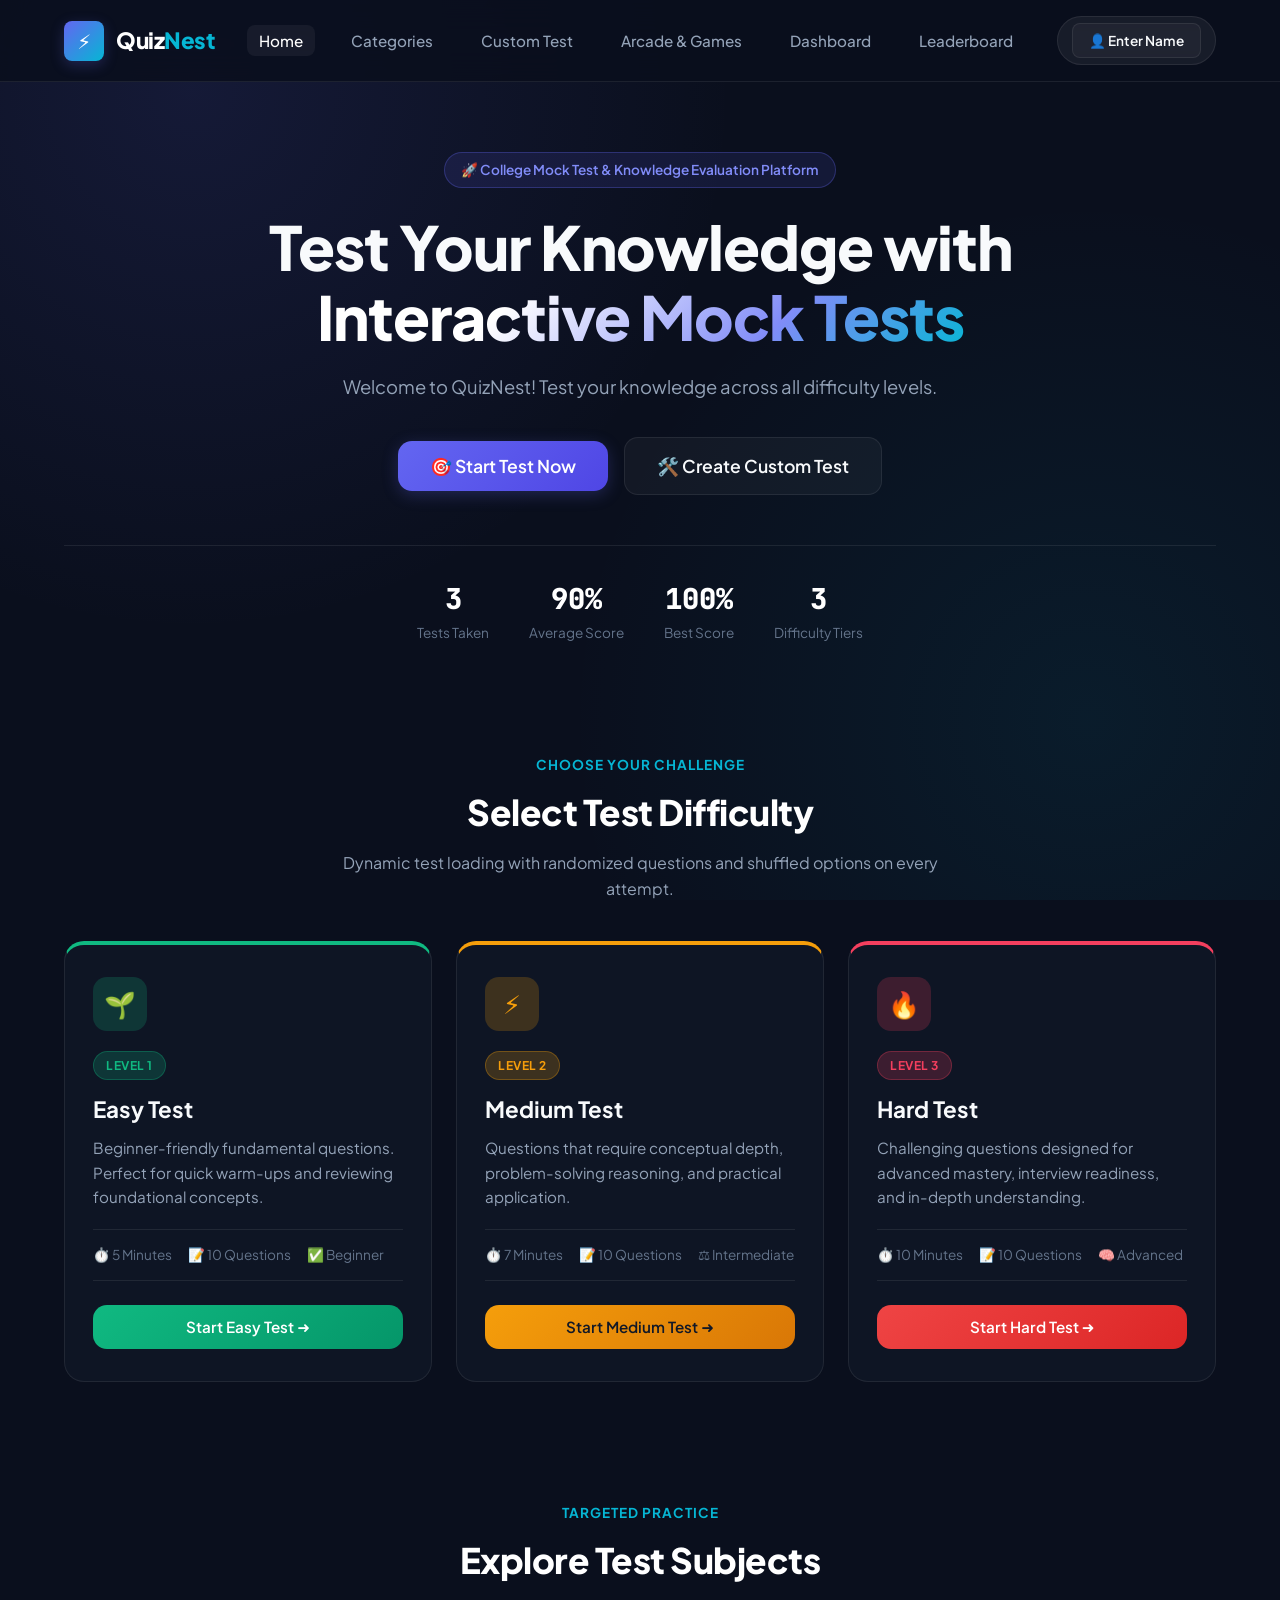
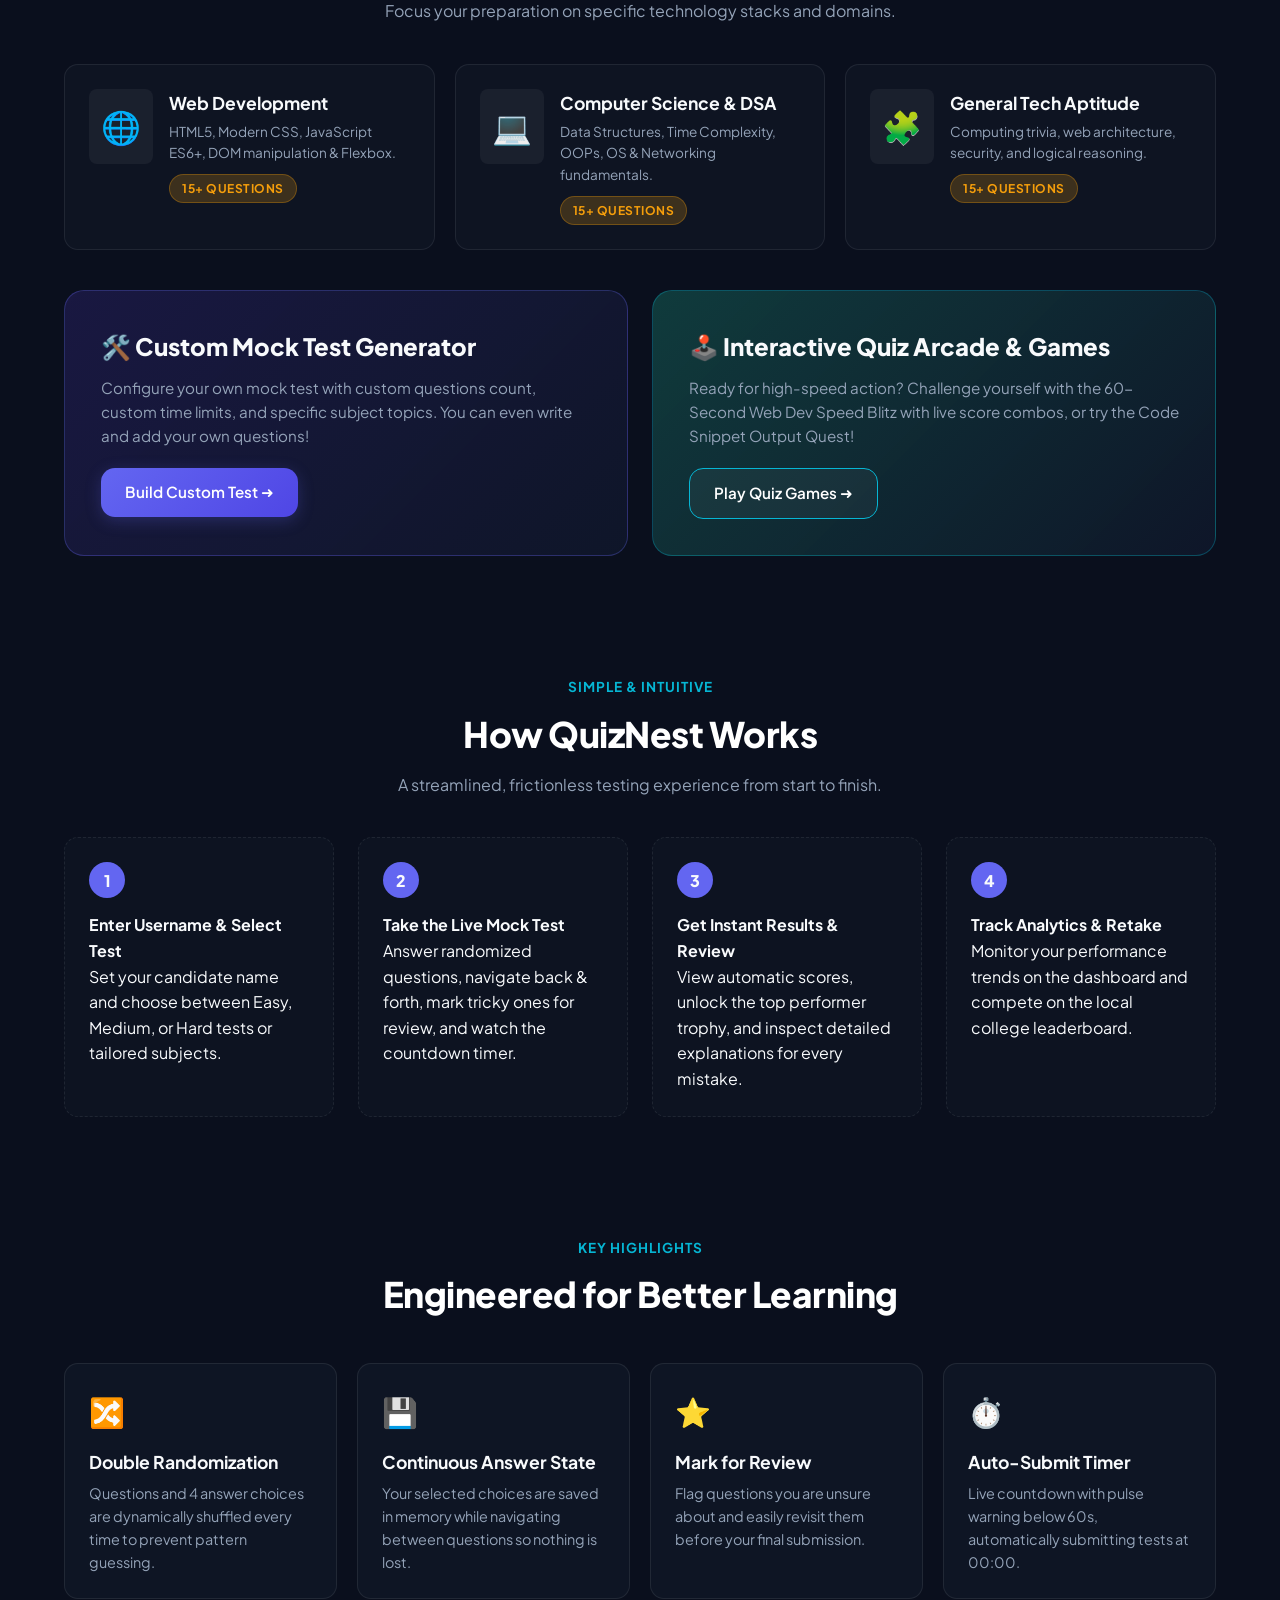
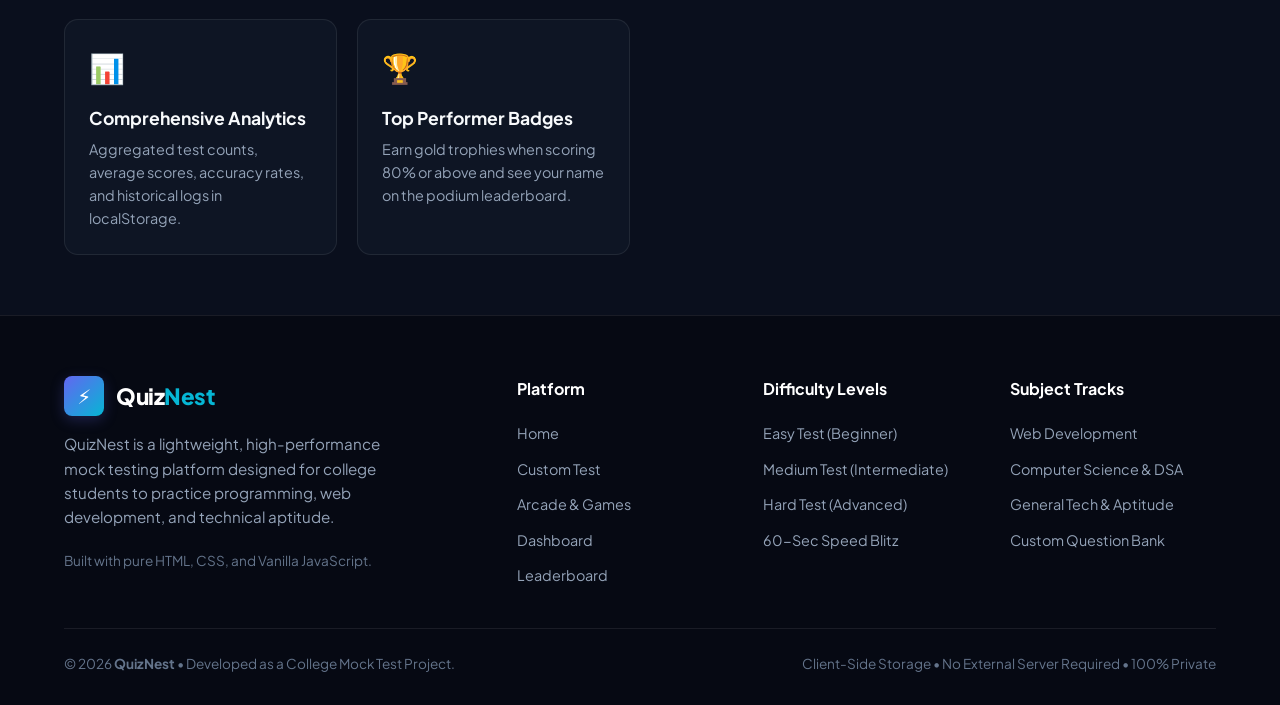
<file: quiz.html>
<!DOCTYPE html>
<html lang="en">
<head>
  <meta charset="UTF-8">
  <meta name="viewport" content="width=device-width, initial-scale=1.0">
  <title>Mock Test Session - QuizNest</title>
  <meta name="description" content="Take your online mock test on QuizNest with real-time timer, mark for review, and instant progress tracking.">
  <link rel="stylesheet" href="css/style.css">
</head>
<body>

  <!-- ================= Navigation Bar ================= -->
  <header class="navbar">
    <div class="container">
      <a href="index.html" class="brand-logo">
        <span class="logo-icon">⚡</span>
        <span>Quiz<span class="logo-highlight">Nest</span></span>
      </a>

      <div style="display: flex; align-items: center; gap: 16px;">
        <!-- Live Countdown Timer -->
        <div class="timer-box" id="timerBox">
          <span>⏱️</span>
          <span id="timerText">05:00</span>
        </div>

        <a href="index.html" class="btn btn-sm btn-outline" onclick="return confirm('Are you sure you want to leave? Your progress will be saved in localStorage.');">
          ✕ Exit Test
        </a>
      </div>
    </div>
  </header>

  <!-- ================= Quiz Main Area ================= -->
  <main class="quiz-wrapper">
    <div class="container">

      <!-- Test Header Bar -->
      <div class="quiz-top-bar">
        <div class="quiz-meta-info">
          <span class="quiz-title" id="quizTestTitle">Comprehensive Mock Test</span>
          <span id="quizDifficultyBadge" class="badge badge-easy">EASY</span>
        </div>

        <div style="display: flex; align-items: center; gap: 14px;">
          <span class="question-counter" id="questionCounter">Question 1 of 10</span>
        </div>
      </div>

      <!-- Live Progress Bar -->
      <div class="quiz-progress-track">
        <div class="quiz-progress-fill" id="quizProgressFill" style="width: 10%;"></div>
      </div>

      <!-- Quiz Layout: Left Question Card + Right Status Palette -->
      <div class="quiz-main-layout">

        <!-- Question & Answers Container -->
        <div class="question-card-container">
          <div class="question-header">
            <button class="btn-mark-review" id="btnMarkReview" title="Flag this question to review before final submission">
              ☆ Mark for Review
            </button>

            <button class="btn btn-sm btn-outline" id="btnClearChoice" style="font-size: 0.8rem;">
              Clear Selection
            </button>
          </div>

          <!-- Question Content -->
          <div class="question-text" id="questionText">
            Loading question...
          </div>

          <!-- 4 Shuffled Options -->
          <div class="options-list" id="optionsContainer">
            <!-- Dynamically populated by quiz.js -->
          </div>

          <!-- Bottom Navigation Controls -->
          <div class="quiz-controls">
            <div class="control-left">
              <button class="btn btn-outline" id="btnPrev">
                ← Previous
              </button>
            </div>

            <div class="control-right">
              <button class="btn btn-primary" id="btnNext">
                Next →
              </button>
              <button class="btn btn-success" id="btnSubmitTest" style="display: none;">
                Submit Test 🏁
              </button>
            </div>
          </div>
        </div>

        <!-- Question Status Palette (Question Navigation Grid) -->
        <aside class="status-palette-card">
          <div class="status-palette-header">
            <span>Question Palette</span>
            <span id="paletteSummary" style="font-size: 0.85rem; color: var(--accent-cyan);">0/10 Answered</span>
          </div>

          <!-- Numbered Question Buttons (1 to N) -->
          <div class="palette-grid" id="paletteGrid">
            <!-- Dynamically generated buttons 1..10 -->
          </div>

          <!-- Palette Legend -->
          <div class="palette-legend">
            <div class="legend-item">
              <div class="legend-indicator indicator-answered"></div>
              <span>Answered (Saved)</span>
            </div>
            <div class="legend-item">
              <div class="legend-indicator indicator-unanswered"></div>
              <span>Not Answered</span>
            </div>
            <div class="legend-item">
              <div class="legend-indicator indicator-review"></div>
              <span>Marked for Review</span>
            </div>
            <div class="legend-item">
              <div class="legend-indicator indicator-current"></div>
              <span>Current Question</span>
            </div>
          </div>

          <div style="margin-top: 24px;">
            <button class="btn btn-outline btn-sm" style="width: 100%; border-color: rgba(16, 185, 129, 0.4); color: var(--success);" onclick="QuizEngine.promptSubmitConfirmation()">
              Submit Test Early 🏁
            </button>
          </div>
        </aside>

      </div>
    </div>
  </main>

  <!-- ================= Submit Confirmation Modal ================= -->
  <div class="modal-overlay" id="submitModal">
    <div class="modal-box">
      <div class="modal-header">
        <div class="modal-icon">🏁</div>
        <h3>Submit Your Test?</h3>
        <p>Are you sure you want to submit your mock test? Check your progress summary below.</p>
      </div>

      <div id="submitModalSummary" style="background: rgba(255, 255, 255, 0.04); border-radius: var(--radius-sm); padding: 16px; margin: 16px 0; font-size: 0.95rem; line-height: 1.8;">
        <!-- Filled dynamically -->
      </div>

      <div class="modal-actions">
        <button class="btn btn-outline" id="btnCancelSubmit">Review More</button>
        <button class="btn btn-success" id="btnConfirmSubmit">Confirm & Submit ➜</button>
      </div>
    </div>
  </div>

  <!-- ================= Footer ================= -->
  <footer class="site-footer" style="padding: 30px 0 20px;">
    <div class="container" style="text-align: center; font-size: 0.85rem; color: var(--text-muted);">
      QuizNest Test Engine • Answers are securely preserved in memory and localStorage • Auto-submission enabled
    </div>
  </footer>

  <!-- Scripts -->
  <script src="js/questions.js"></script>
  <script src="js/storage.js"></script>
  <script src="js/quiz.js"></script>
</body>
</html>
</file>
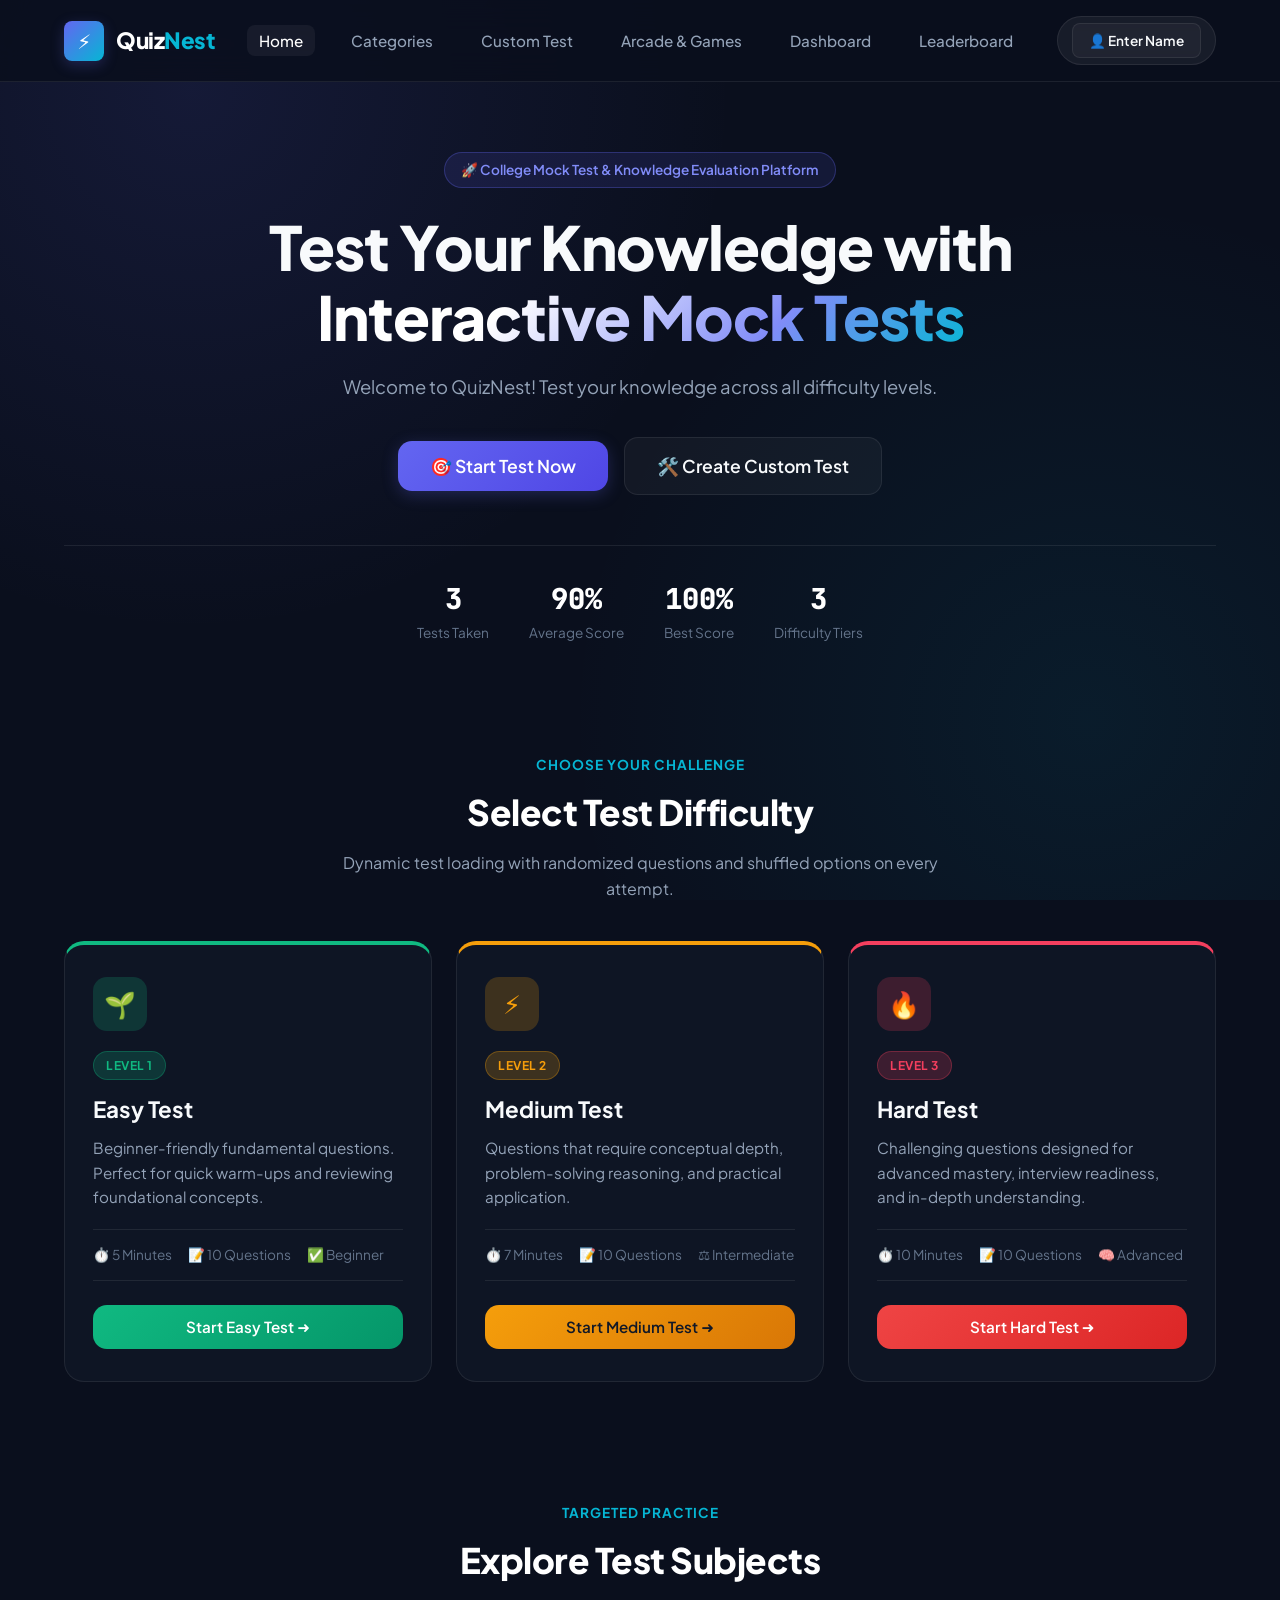
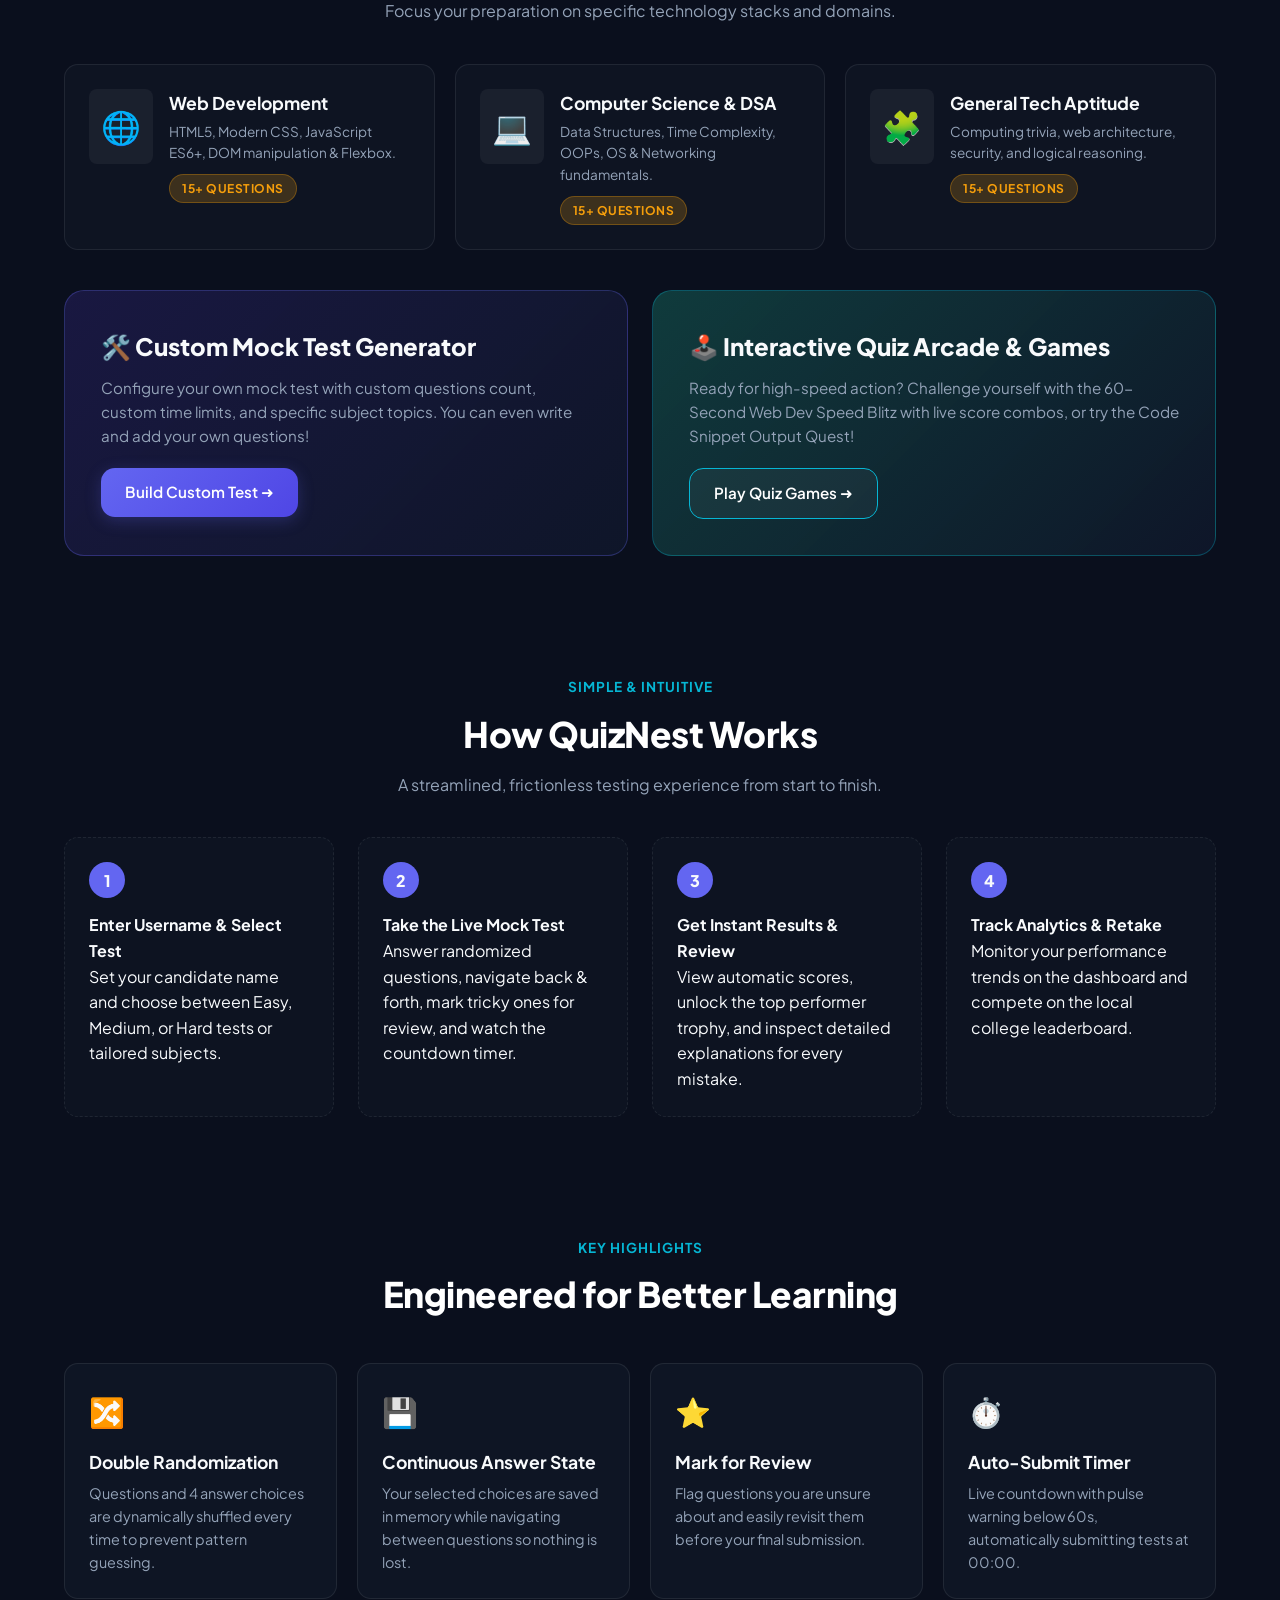
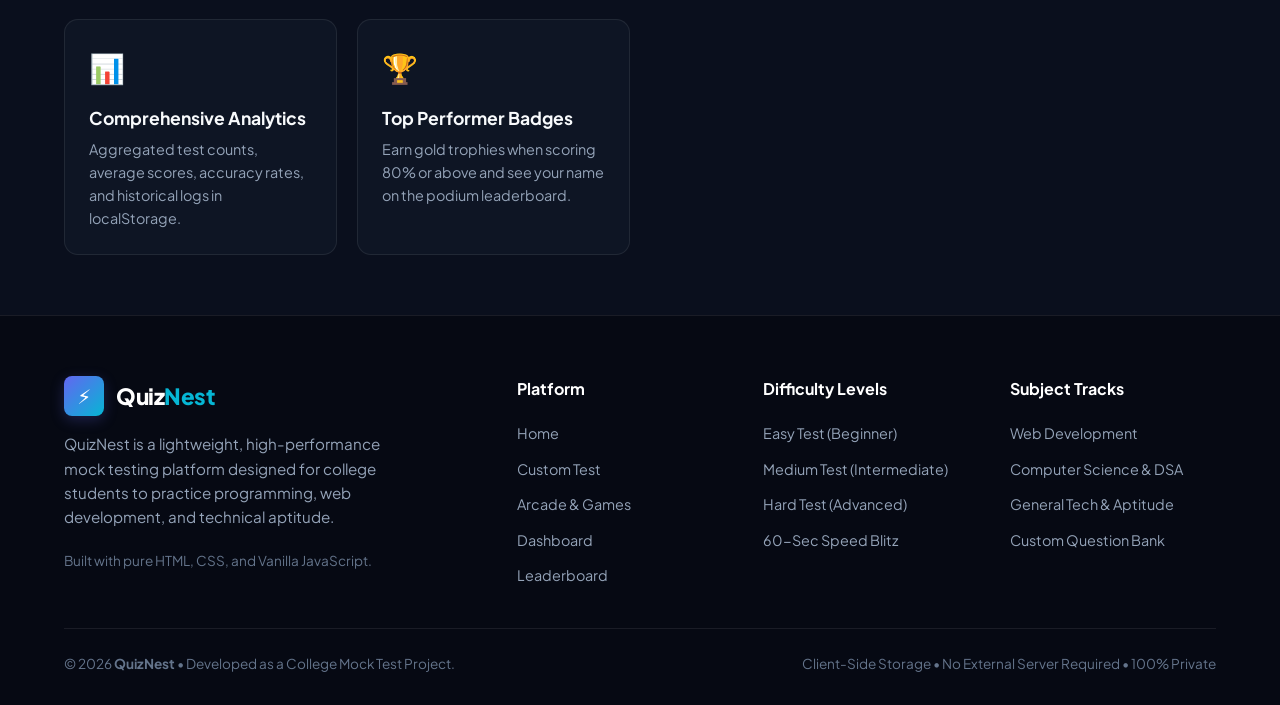
<file: result.html>
<!DOCTYPE html>
<html lang="en">
<head>
  <meta charset="UTF-8">
  <meta name="viewport" content="width=device-width, initial-scale=1.0">
  <title>Test Results - QuizNest</title>
  <meta name="description" content="View your mock test score, performance analysis, and accuracy breakdown on QuizNest.">
  <link rel="stylesheet" href="css/style.css">
</head>
<body>

  <!-- ================= Navigation Bar ================= -->
  <header class="navbar">
    <div class="container">
      <a href="index.html" class="brand-logo">
        <span class="logo-icon">⚡</span>
        <span>Quiz<span class="logo-highlight">Nest</span></span>
      </a>

      <nav>
        <ul class="nav-links">
          <li><a href="index.html">Home</a></li>
          <li><a href="dashboard.html">Dashboard</a></li>
          <li><a href="leaderboard.html">Leaderboard</a></li>
          <li><a href="custom-test.html">Custom Test</a></li>
        </ul>
      </nav>
    </div>
  </header>

  <!-- ================= Results Main Content ================= -->
  <main class="container" style="flex: 1;">
    <div class="result-container">
      <div class="result-card">

        <!-- Winner / Top Performer Trophy Banner (Displayed if score >= 80%) -->
        <div class="winner-trophy-banner" id="trophyBanner" style="display: none;">
          <div class="trophy-icon">🏆</div>
          <div style="text-align: left;">
            <h4 style="color: #fde68a; font-size: 1.15rem; margin-bottom: 2px;">Top Performer Distinction!</h4>
            <div id="trophyUsername" style="font-size: 0.95rem; color: #fff;">
              Congratulations, Candidate! You are one of the top performers!
            </div>
          </div>
        </div>

        <span class="badge badge-easy" style="margin-bottom: 12px;">Quiz Completed! 🎉</span>
        <h1 id="resultUserCongrats" style="font-size: 2.2rem; font-weight: 800; margin-bottom: 8px;">
          Congratulations, Candidate!
        </h1>
        <p style="color: var(--text-secondary); font-size: 1rem;">
          Here is your comprehensive performance breakdown for this attempt:
        </p>

        <!-- Score Meter Circle -->
        <div class="score-display-wrapper">
          <div class="score-circle">
            <span class="score-big" id="scoreBig">0</span>
            <span class="score-total" id="scoreTotal">/ 10</span>
          </div>
          <span class="percentage-badge" id="percentageBadge">0% Score</span>
        </div>

        <!-- Performance Feedback Message Box -->
        <div class="performance-msg-box">
          <h4 id="perfTitle">Evaluating Performance...</h4>
          <p id="perfDesc">Your performance details will display here.</p>
        </div>

        <!-- Metric Details Cards Grid -->
        <div class="result-stats-grid">
          <div class="res-stat-card correct">
            <div class="val" id="resCorrect">0</div>
            <div class="lbl">Correct Answers</div>
          </div>

          <div class="res-stat-card incorrect">
            <div class="val" id="resIncorrect">0</div>
            <div class="lbl">Incorrect Answers</div>
          </div>

          <div class="res-stat-card unanswered">
            <div class="val" id="resUnanswered">0</div>
            <div class="lbl">Unanswered</div>
          </div>

          <div class="res-stat-card">
            <div class="val" id="resTotal">10</div>
            <div class="lbl">Total Questions</div>
          </div>

          <div class="res-stat-card">
            <div class="val" id="resDifficulty" style="color: var(--primary-light);">EASY</div>
            <div class="lbl">Difficulty</div>
          </div>

          <div class="res-stat-card time">
            <div class="val" id="resTimeTaken">00:00</div>
            <div class="lbl">Time Taken</div>
          </div>
        </div>

        <!-- Action Buttons -->
        <div class="result-action-buttons">
          <button class="btn btn-primary btn-lg" id="btnReviewAnswers">
            📝 Review Answers & Explanations
          </button>

          <button class="btn btn-outline btn-lg" id="btnRetakeTest">
            🔄 Retake Test
          </button>

          <button class="btn btn-outline btn-lg" id="btnTryAnotherTest">
            🎯 Try Another Test
          </button>

          <button class="btn btn-outline btn-lg" id="btnGoDashboard">
            📊 View Dashboard
          </button>

          <button class="btn btn-outline btn-lg" id="btnGoLeaderboard">
            🏆 Leaderboard
          </button>
        </div>

      </div>
    </div>
  </main>

  <!-- ================= Site Footer ================= -->
  <footer class="site-footer">
    <div class="container">
      <div class="footer-grid">
        <div class="footer-about">
          <div class="brand-logo">
            <span class="logo-icon">⚡</span>
            <span>Quiz<span class="logo-highlight">Nest</span></span>
          </div>
          <p>
            Dynamic college mock testing platform. Review your mistakes to reinforce knowledge.
          </p>
        </div>

        <div class="footer-col">
          <h5>Next Steps</h5>
          <ul>
            <li><a href="review.html">Review Test Answers</a></li>
            <li><a href="dashboard.html">View Performance History</a></li>
            <li><a href="leaderboard.html">Check College Leaderboard</a></li>
          </ul>
        </div>

        <div class="footer-col">
          <h5>More Tests</h5>
          <ul>
            <li><a href="index.html#difficultySection">Take Medium Test</a></li>
            <li><a href="index.html#difficultySection">Take Hard Test</a></li>
            <li><a href="custom-test.html">Create Custom Test</a></li>
          </ul>
        </div>

        <div class="footer-col">
          <h5>Arcade & Games</h5>
          <ul>
            <li><a href="games.html">60-Sec Speed Blitz</a></li>
            <li><a href="games.html">Code Output Quest</a></li>
          </ul>
        </div>
      </div>

      <div class="footer-bottom">
        <div>© 2026 QuizNest Mock Test Platform</div>
        <div>All performance records saved locally in your browser.</div>
      </div>
    </div>
  </footer>

  <!-- Scripts -->
  <script src="js/storage.js"></script>
  <script src="js/result.js"></script>
</body>
</html>
</file>
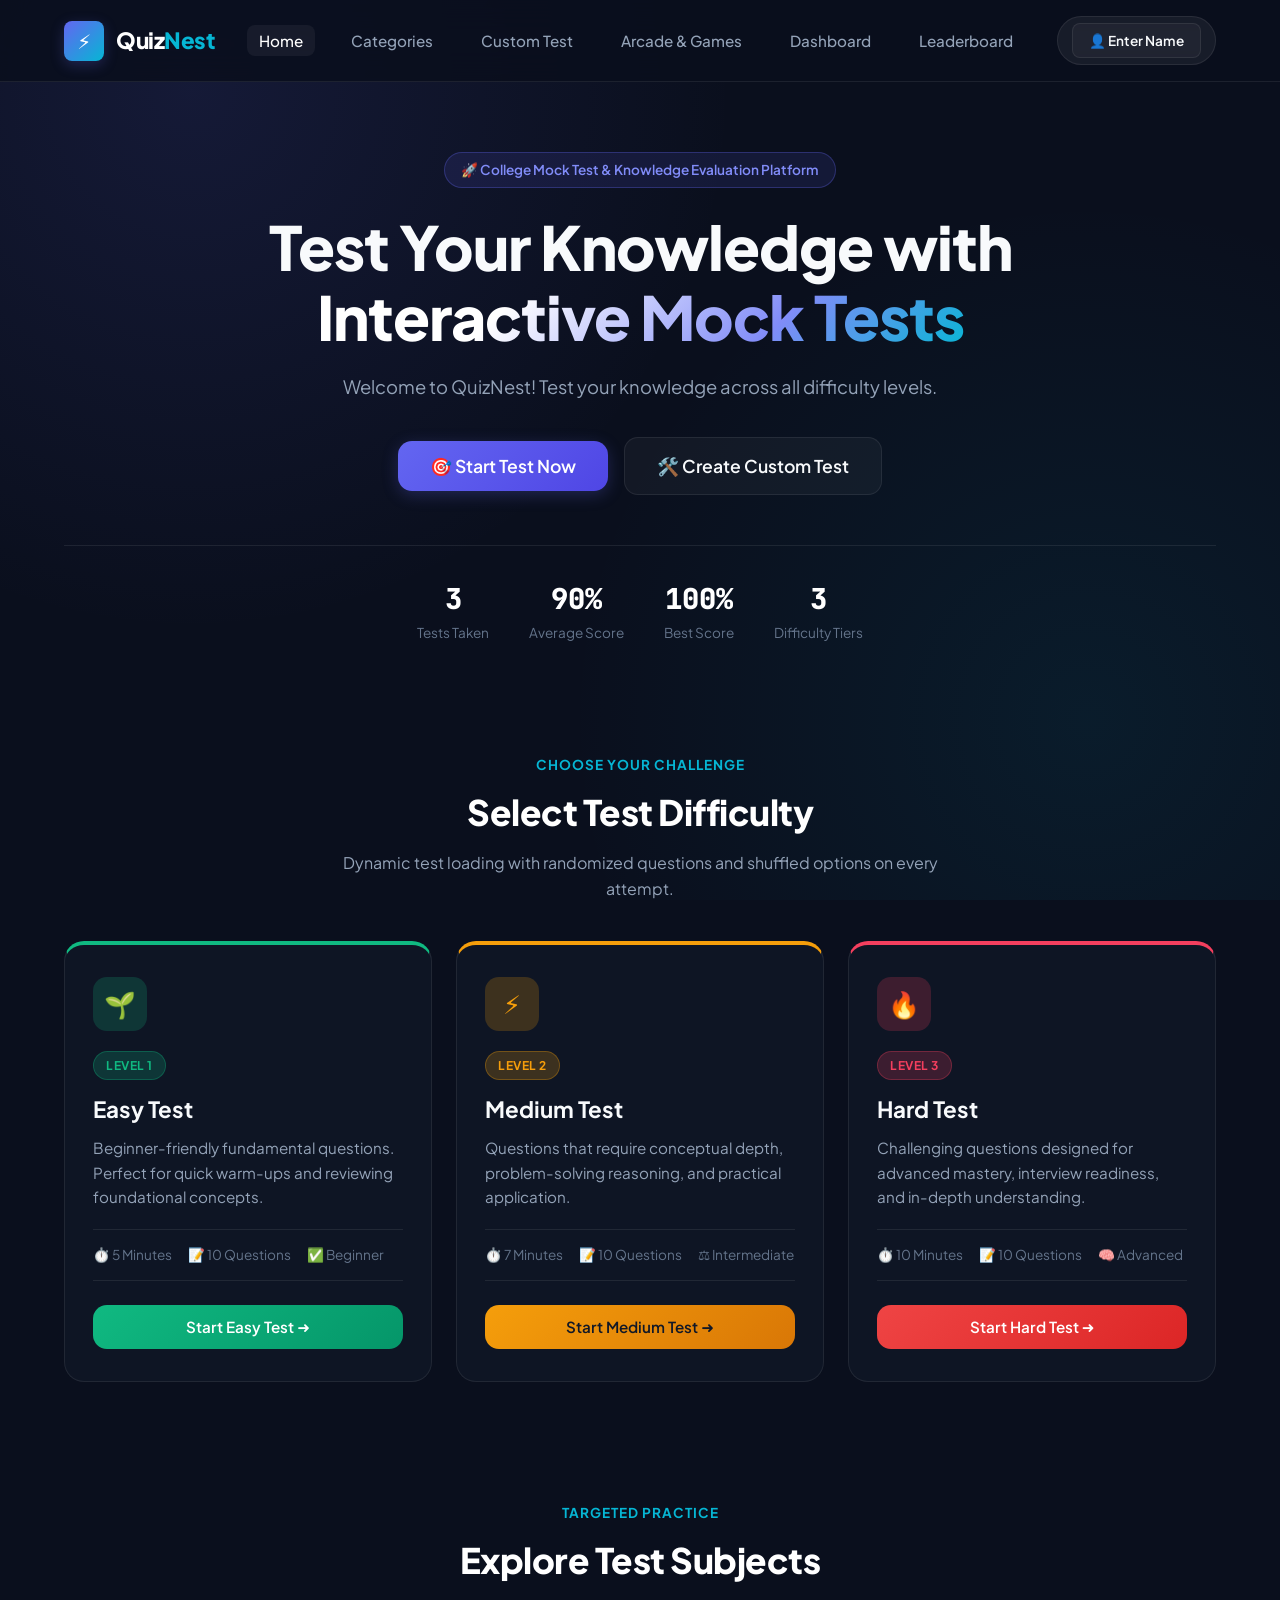
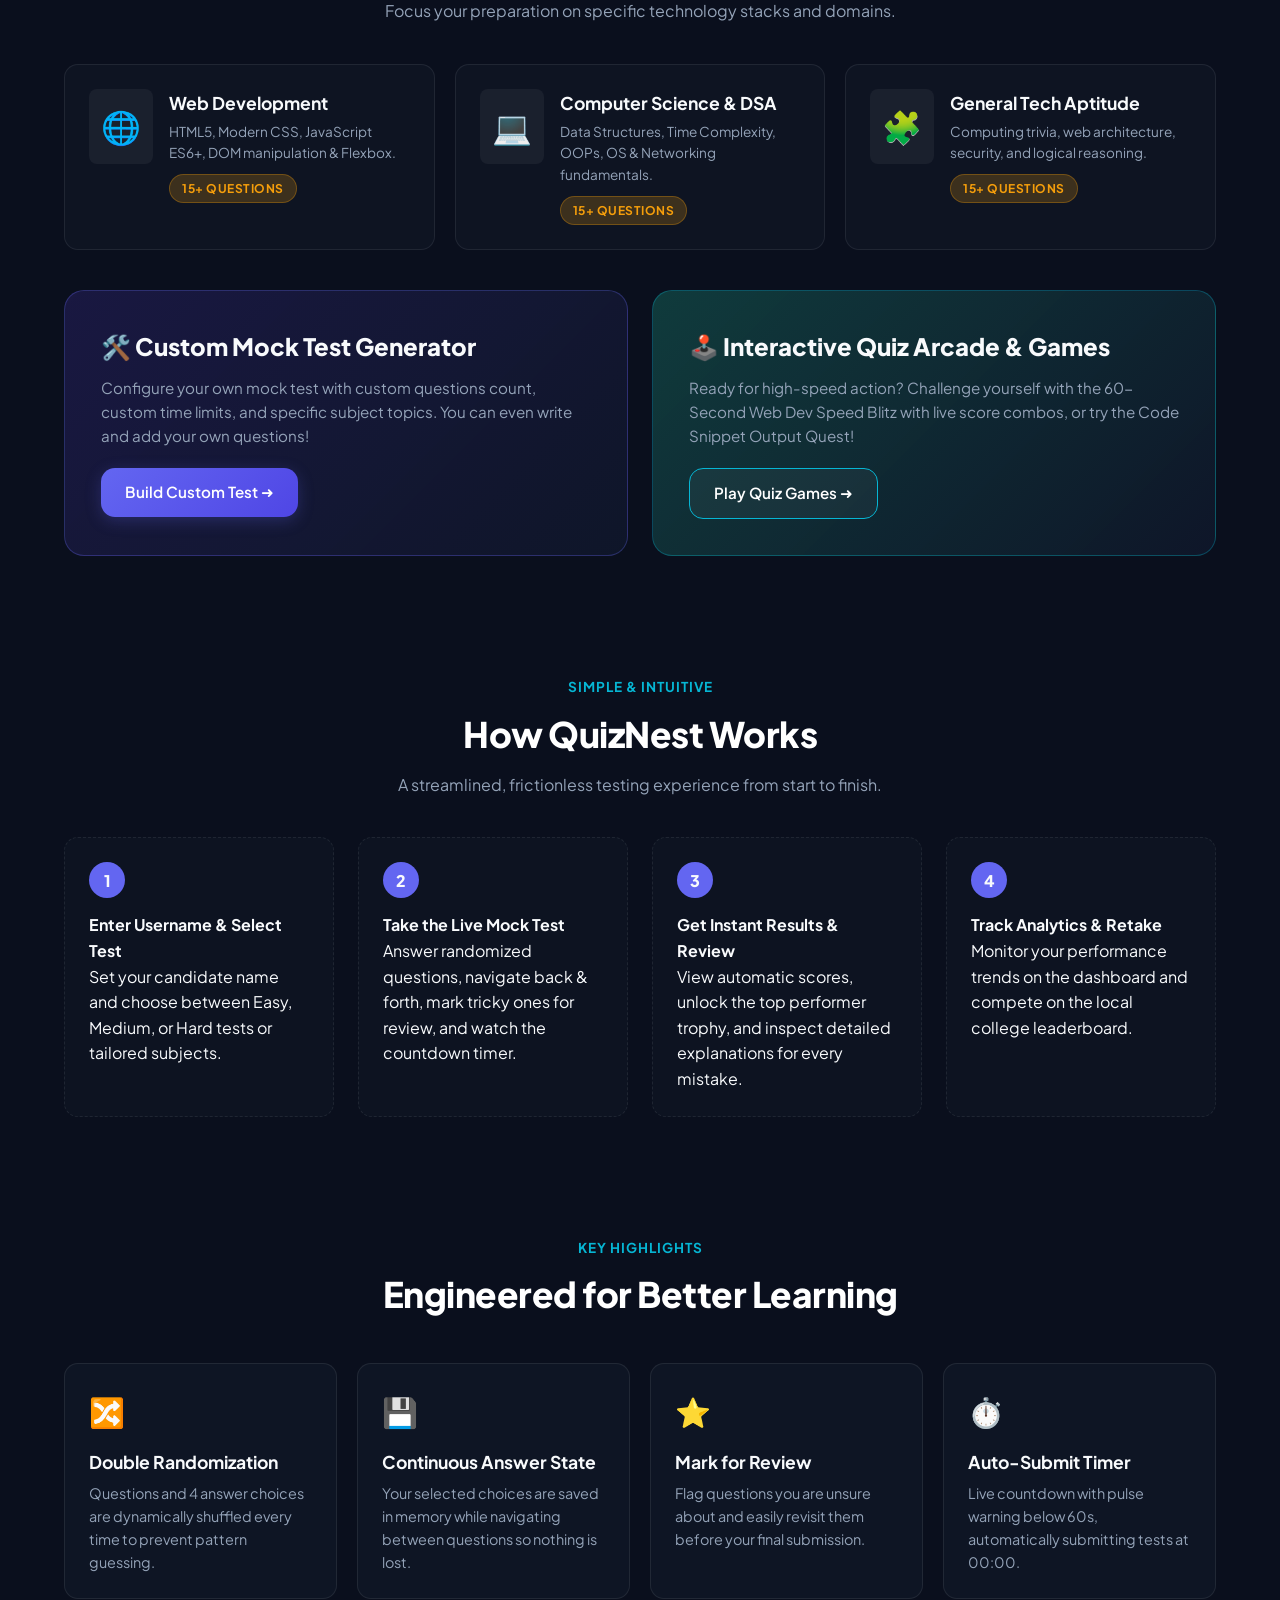
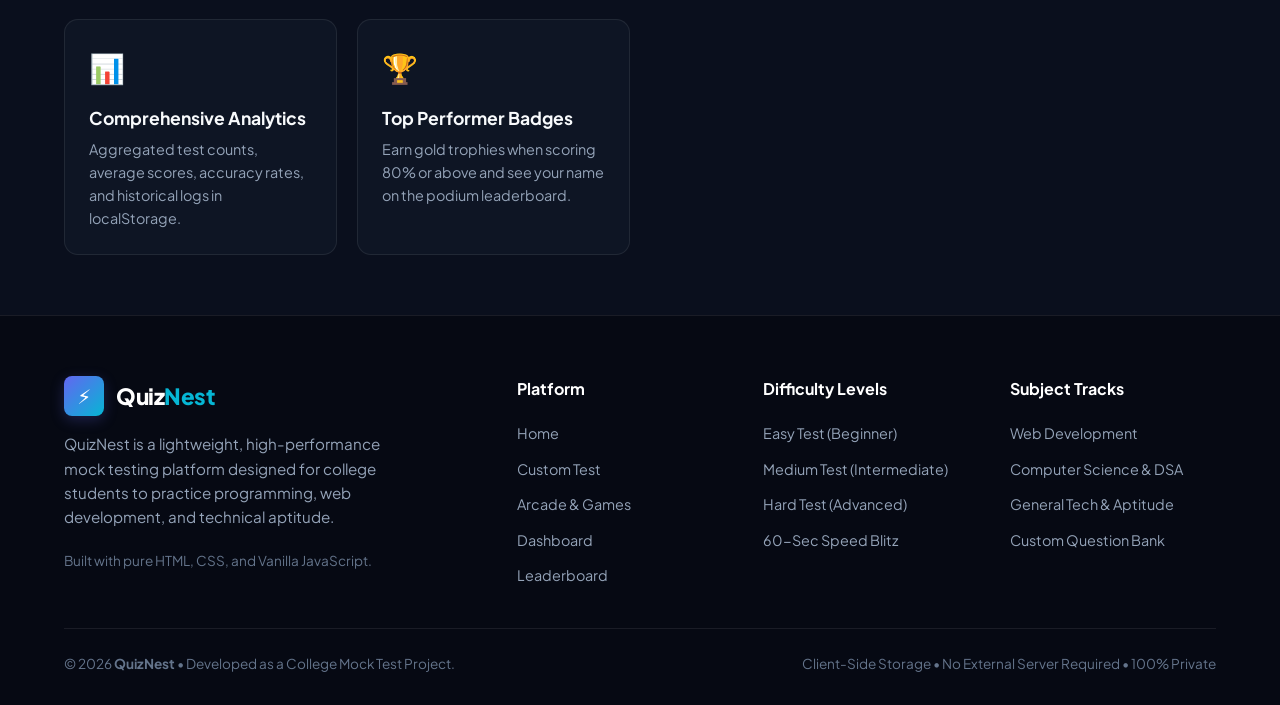
<file: review.html>
<!DOCTYPE html>
<html lang="en">
<head>
  <meta charset="UTF-8">
  <meta name="viewport" content="width=device-width, initial-scale=1.0">
  <title>Review Test Answers - QuizNest</title>
  <meta name="description" content="Review your test answers, inspect correct solutions, and read detailed educational explanations.">
  <link rel="stylesheet" href="css/style.css">
</head>
<body>

  <!-- ================= Navigation Bar ================= -->
  <header class="navbar">
    <div class="container">
      <a href="index.html" class="brand-logo">
        <span class="logo-icon">⚡</span>
        <span>Quiz<span class="logo-highlight">Nest</span></span>
      </a>

      <nav>
        <ul class="nav-links">
          <li><a href="index.html">Home</a></li>
          <li><a href="result.html">Result Card</a></li>
          <li><a href="dashboard.html">Dashboard</a></li>
          <li><a href="leaderboard.html">Leaderboard</a></li>
        </ul>
      </nav>
    </div>
  </header>

  <!-- ================= Review Main Container ================= -->
  <main class="container" style="padding: 40px 24px; flex: 1;">
    
    <!-- Top Summary & Navigation Bar -->
    <div class="review-header-card">
      <div>
        <span class="badge badge-medium" style="margin-bottom: 8px;">Detailed Answer Review</span>
        <h2 id="reviewTestTitle" style="font-size: 1.6rem; font-weight: 800; margin-bottom: 4px;">
          Mock Test Review
        </h2>
        <div id="reviewScoreSummary" style="font-size: 1rem; color: var(--accent-cyan); font-weight: 700;">
          Score: -- / -- (--%)
        </div>
      </div>

      <div style="display: flex; gap: 10px; flex-wrap: wrap;">
        <a href="result.html" class="btn btn-sm btn-outline">
          ← Back to Score
        </a>
        <a href="index.html" class="btn btn-sm btn-primary">
          Take Another Test ➜
        </a>
      </div>
    </div>

    <!-- Filters Bar (All, Mistakes, Correct, Marked) -->
    <div style="margin-bottom: 24px; display: flex; align-items: center; justify-content: space-between; flex-wrap: wrap; gap: 12px;">
      <div style="font-size: 0.9rem; font-weight: 700; color: var(--text-secondary);">
        Filter Questions:
      </div>
      <div class="review-filters" id="reviewFilters">
        <!-- Dynamically populated by review.js -->
      </div>
    </div>

    <!-- Question Explanations List -->
    <div id="reviewQuestionsList">
      <!-- Dynamically populated by review.js -->
      <div style="text-align: center; padding: 40px; color: var(--text-muted);">
        Loading question answers and explanations...
      </div>
    </div>

  </main>

  <!-- ================= Footer ================= -->
  <footer class="site-footer">
    <div class="container">
      <div class="footer-grid">
        <div class="footer-about">
          <div class="brand-logo">
            <span class="logo-icon">⚡</span>
            <span>Quiz<span class="logo-highlight">Nest</span></span>
          </div>
          <p>
            Understanding your mistakes is the best way to learn. Review key concepts and retake tests until mastery.
          </p>
        </div>

        <div class="footer-col">
          <h5>Quick Actions</h5>
          <ul>
            <li><a href="result.html">Back to Score</a></li>
            <li><a href="dashboard.html">View All Attempts</a></li>
            <li><a href="leaderboard.html">Leaderboard Rankings</a></li>
          </ul>
        </div>

        <div class="footer-col">
          <h5>Test Levels</h5>
          <ul>
            <li><a href="index.html#difficultySection">Easy Test</a></li>
            <li><a href="index.html#difficultySection">Medium Test</a></li>
            <li><a href="index.html#difficultySection">Hard Test</a></li>
          </ul>
        </div>

        <div class="footer-col">
          <h5>Arcade</h5>
          <ul>
            <li><a href="games.html">Web Dev Blitz</a></li>
            <li><a href="games.html">Code Output Quest</a></li>
          </ul>
        </div>
      </div>

      <div class="footer-bottom">
        <div>© 2026 QuizNest Mock Test Platform</div>
        <div>All explanations authored for BCA/CS student success.</div>
      </div>
    </div>
  </footer>

  <!-- Scripts -->
  <script src="js/storage.js"></script>
  <script src="js/review.js"></script>
</body>
</html>
</file>
<file: css/style.css>
/* ==========================================================================
   QuizNest - Modern, Premium CSS Design System
   Designed for High Performance, Responsive Usability, and Stunning Aesthetics
   ========================================================================== */

@import url('https://fonts.googleapis.com/css2?family=Plus+Jakarta+Sans:wght@300;400;500;600;700;800&family=JetBrains+Mono:wght@400;500;600&display=swap');

:root {
  /* Color Palette */
  --bg-primary: #0a0f1d;
  --bg-secondary: #111827;
  --bg-card: rgba(17, 24, 39, 0.75);
  --bg-card-hover: rgba(31, 41, 55, 0.85);
  --bg-input: #1f293d;
  --border-color: rgba(255, 255, 255, 0.08);
  --border-focus: #6366f1;

  --text-primary: #f8fafc;
  --text-secondary: #94a3b8;
  --text-muted: #64748b;

  --primary: #6366f1;
  --primary-light: #818cf8;
  --primary-dark: #4f46e5;
  --primary-glow: rgba(99, 102, 241, 0.25);

  --accent-cyan: #06b6d4;
  --accent-purple: #a855f7;

  /* Difficulty Colors */
  --easy-color: #10b981;
  --easy-glow: rgba(16, 185, 129, 0.2);
  --medium-color: #f59e0b;
  --medium-glow: rgba(245, 158, 11, 0.2);
  --hard-color: #f43f5e;
  --hard-glow: rgba(244, 63, 94, 0.2);

  /* Status Colors */
  --success: #10b981;
  --danger: #ef4444;
  --warning: #f59e0b;
  --info: #3b82f6;
  --review-color: #8b5cf6;

  /* Typography & Sizing */
  --font-main: 'Plus Jakarta Sans', system-ui, -apple-system, sans-serif;
  --font-mono: 'JetBrains Mono', monospace;
  --radius-sm: 8px;
  --radius-md: 14px;
  --radius-lg: 20px;
  --radius-full: 9999px;

  /* Transitions & Shadows */
  --transition: all 0.25s cubic-bezier(0.4, 0, 0.2, 1);
  --shadow-sm: 0 2px 8px rgba(0, 0, 0, 0.2);
  --shadow-md: 0 8px 24px rgba(0, 0, 0, 0.35);
  --shadow-lg: 0 16px 40px rgba(0, 0, 0, 0.5);
  --shadow-glow: 0 0 30px var(--primary-glow);
}

/* ==========================================================================
   Reset & Base Styles
   ========================================================================== */
*, *::before, *::after {
  box-sizing: border-box;
  margin: 0;
  padding: 0;
}

html {
  scroll-behavior: smooth;
}

body {
  font-family: var(--font-main);
  background-color: var(--bg-primary);
  color: var(--text-primary);
  line-height: 1.6;
  min-height: 100vh;
  display: flex;
  flex-direction: column;
  overflow-x: hidden;
  background-image: 
    radial-gradient(circle at 15% 10%, rgba(99, 102, 241, 0.12) 0%, transparent 40%),
    radial-gradient(circle at 85% 80%, rgba(6, 182, 212, 0.08) 0%, transparent 40%);
  background-attachment: fixed;
}

/* Scrollbar styling */
::-webkit-scrollbar {
  width: 8px;
  height: 8px;
}
::-webkit-scrollbar-track {
  background: var(--bg-primary);
}
::-webkit-scrollbar-thumb {
  background: #2d3748;
  border-radius: var(--radius-full);
}
::-webkit-scrollbar-thumb:hover {
  background: #4a5568;
}

a {
  color: inherit;
  text-decoration: none;
}

button {
  font-family: inherit;
  cursor: pointer;
  border: none;
  background: none;
}

input, select, textarea {
  font-family: inherit;
  color: inherit;
}

.container {
  width: 100%;
  max-width: 1200px;
  margin: 0 auto;
  padding: 0 24px;
}

/* ==========================================================================
   Navigation Bar
   ========================================================================== */
.navbar {
  position: sticky;
  top: 0;
  z-index: 100;
  background: rgba(10, 15, 29, 0.85);
  backdrop-filter: blur(16px);
  -webkit-backdrop-filter: blur(16px);
  border-bottom: 1px solid var(--border-color);
  padding: 16px 0;
}

.navbar .container {
  display: flex;
  align-items: center;
  justify-content: space-between;
}

.brand-logo {
  display: flex;
  align-items: center;
  gap: 12px;
  font-size: 1.4rem;
  font-weight: 800;
  letter-spacing: -0.5px;
  color: #fff;
}

.logo-icon {
  width: 40px;
  height: 40px;
  background: linear-gradient(135deg, var(--primary), var(--accent-cyan));
  border-radius: var(--radius-sm);
  display: flex;
  align-items: center;
  justify-content: center;
  font-size: 1.25rem;
  box-shadow: 0 4px 14px var(--primary-glow);
}

.logo-highlight {
  color: var(--accent-cyan);
}

.nav-links {
  display: flex;
  align-items: center;
  gap: 24px;
  list-style: none;
}

.nav-links a {
  font-size: 0.95rem;
  font-weight: 500;
  color: var(--text-secondary);
  transition: var(--transition);
  padding: 6px 12px;
  border-radius: var(--radius-sm);
}

.nav-links a:hover,
.nav-links a.active {
  color: #fff;
  background: rgba(255, 255, 255, 0.05);
}

.nav-user-badge {
  display: flex;
  align-items: center;
  gap: 10px;
  background: rgba(255, 255, 255, 0.06);
  padding: 6px 14px;
  border-radius: var(--radius-full);
  border: 1px solid var(--border-color);
  font-size: 0.9rem;
  font-weight: 600;
}

.nav-user-badge .user-avatar {
  width: 26px;
  height: 26px;
  background: var(--primary);
  border-radius: 50%;
  display: flex;
  align-items: center;
  justify-content: center;
  font-size: 0.8rem;
}

.btn-change-user {
  font-size: 0.75rem;
  color: var(--primary-light);
  text-decoration: underline;
  margin-left: 4px;
  cursor: pointer;
}

.mobile-menu-btn {
  display: none;
  font-size: 1.5rem;
  color: var(--text-primary);
}

/* ==========================================================================
   Buttons & Badges
   ========================================================================== */
.btn {
  display: inline-flex;
  align-items: center;
  justify-content: center;
  gap: 8px;
  font-weight: 600;
  font-size: 0.95rem;
  padding: 12px 24px;
  border-radius: var(--radius-md);
  transition: var(--transition);
  cursor: pointer;
}

.btn-primary {
  background: linear-gradient(135deg, var(--primary), var(--primary-dark));
  color: #fff;
  box-shadow: 0 4px 16px var(--primary-glow);
}
.btn-primary:hover {
  transform: translateY(-2px);
  box-shadow: 0 6px 22px rgba(99, 102, 241, 0.45);
}

.btn-outline {
  border: 1px solid var(--border-color);
  background: rgba(255, 255, 255, 0.04);
  color: var(--text-primary);
}
.btn-outline:hover {
  background: rgba(255, 255, 255, 0.1);
  border-color: rgba(255, 255, 255, 0.2);
  transform: translateY(-2px);
}

.btn-success {
  background: linear-gradient(135deg, #10b981, #059669);
  color: #fff;
}
.btn-success:hover {
  box-shadow: 0 4px 16px rgba(16, 185, 129, 0.4);
  transform: translateY(-2px);
}

.btn-warning {
  background: linear-gradient(135deg, #f59e0b, #d97706);
  color: #111827;
}

.btn-danger {
  background: linear-gradient(135deg, #ef4444, #dc2626);
  color: #fff;
}

.btn-sm {
  padding: 8px 16px;
  font-size: 0.85rem;
  border-radius: var(--radius-sm);
}

.btn-lg {
  padding: 14px 32px;
  font-size: 1.1rem;
}

.badge {
  display: inline-flex;
  align-items: center;
  gap: 6px;
  padding: 4px 12px;
  border-radius: var(--radius-full);
  font-size: 0.75rem;
  font-weight: 700;
  text-transform: uppercase;
  letter-spacing: 0.5px;
}

.badge-easy {
  background: var(--easy-glow);
  color: var(--easy-color);
  border: 1px solid rgba(16, 185, 129, 0.3);
}

.badge-medium {
  background: var(--medium-glow);
  color: var(--medium-color);
  border: 1px solid rgba(245, 158, 11, 0.3);
}

.badge-hard {
  background: var(--hard-glow);
  color: var(--hard-color);
  border: 1px solid rgba(244, 63, 94, 0.3);
}

.badge-review {
  background: rgba(139, 92, 246, 0.2);
  color: var(--review-color);
  border: 1px solid rgba(139, 92, 246, 0.4);
}

/* ==========================================================================
   Hero Section
   ========================================================================== */
.hero {
  padding: 70px 0 50px;
  text-align: center;
  position: relative;
}

.hero-pill {
  display: inline-flex;
  align-items: center;
  gap: 8px;
  padding: 6px 16px;
  background: rgba(99, 102, 241, 0.12);
  border: 1px solid rgba(99, 102, 241, 0.3);
  border-radius: var(--radius-full);
  color: var(--primary-light);
  font-size: 0.85rem;
  font-weight: 600;
  margin-bottom: 24px;
}

.hero h1 {
  font-size: clamp(2.4rem, 5vw, 3.8rem);
  font-weight: 800;
  letter-spacing: -1px;
  line-height: 1.15;
  margin-bottom: 20px;
}

.gradient-text {
  background: linear-gradient(135deg, #fff 30%, var(--primary-light) 70%, var(--accent-cyan) 100%);
  -webkit-background-clip: text;
  -webkit-text-fill-color: transparent;
}

.hero-desc {
  max-width: 680px;
  margin: 0 auto 36px;
  font-size: 1.15rem;
  color: var(--text-secondary);
}

.hero-cta {
  display: flex;
  align-items: center;
  justify-content: center;
  gap: 16px;
  flex-wrap: wrap;
}

.hero-stats-bar {
  display: flex;
  align-items: center;
  justify-content: center;
  gap: 40px;
  margin-top: 50px;
  padding-top: 30px;
  border-top: 1px solid var(--border-color);
  flex-wrap: wrap;
}

.hero-stat-item {
  text-align: center;
}

.hero-stat-item .num {
  font-size: 1.8rem;
  font-weight: 800;
  color: #fff;
  font-family: var(--font-mono);
}

.hero-stat-item .label {
  font-size: 0.85rem;
  color: var(--text-muted);
}

/* ==========================================================================
   Section Headers
   ========================================================================== */
.section {
  padding: 60px 0;
}

.section-header {
  text-align: center;
  margin-bottom: 40px;
}

.section-header .section-tag {
  color: var(--accent-cyan);
  font-size: 0.85rem;
  font-weight: 700;
  text-transform: uppercase;
  letter-spacing: 1px;
  margin-bottom: 8px;
  display: block;
}

.section-header h2 {
  font-size: 2.2rem;
  font-weight: 800;
  letter-spacing: -0.5px;
  color: #fff;
}

.section-header p {
  color: var(--text-secondary);
  font-size: 1rem;
  max-width: 600px;
  margin: 10px auto 0;
}

/* ==========================================================================
   Difficulty Cards Grid
   ========================================================================== */
.difficulty-grid {
  display: grid;
  grid-template-columns: repeat(auto-fit, minmax(300px, 1fr));
  gap: 24px;
}

.card {
  background: var(--bg-card);
  backdrop-filter: blur(12px);
  -webkit-backdrop-filter: blur(12px);
  border: 1px solid var(--border-color);
  border-radius: var(--radius-lg);
  padding: 32px 28px;
  transition: var(--transition);
  position: relative;
  overflow: hidden;
  display: flex;
  flex-direction: column;
}

.card:hover {
  transform: translateY(-6px);
  border-color: rgba(255, 255, 255, 0.15);
  box-shadow: var(--shadow-lg);
}

.difficulty-card.easy-card {
  border-top: 4px solid var(--easy-color);
}
.difficulty-card.easy-card:hover {
  box-shadow: 0 12px 30px var(--easy-glow);
}

.difficulty-card.medium-card {
  border-top: 4px solid var(--medium-color);
}
.difficulty-card.medium-card:hover {
  box-shadow: 0 12px 30px var(--medium-glow);
}

.difficulty-card.hard-card {
  border-top: 4px solid var(--hard-color);
}
.difficulty-card.hard-card:hover {
  box-shadow: 0 12px 30px var(--hard-glow);
}

.card-icon-wrap {
  width: 54px;
  height: 54px;
  border-radius: var(--radius-md);
  display: flex;
  align-items: center;
  justify-content: center;
  font-size: 1.6rem;
  margin-bottom: 20px;
}

.easy-card .card-icon-wrap {
  background: var(--easy-glow);
  color: var(--easy-color);
}
.medium-card .card-icon-wrap {
  background: var(--medium-glow);
  color: var(--medium-color);
}
.hard-card .card-icon-wrap {
  background: var(--hard-glow);
  color: var(--hard-color);
}

.card h3 {
  font-size: 1.4rem;
  font-weight: 700;
  margin-bottom: 8px;
}

.card-desc {
  color: var(--text-secondary);
  font-size: 0.95rem;
  margin-bottom: 20px;
  flex-grow: 1;
}

.card-meta {
  display: flex;
  align-items: center;
  gap: 16px;
  padding: 14px 0;
  border-top: 1px solid var(--border-color);
  border-bottom: 1px solid var(--border-color);
  margin-bottom: 24px;
  font-size: 0.85rem;
  color: var(--text-muted);
}

.card-meta span {
  display: flex;
  align-items: center;
  gap: 6px;
}

/* ==========================================================================
   Category & Tracks Section
   ========================================================================== */
.categories-grid {
  display: grid;
  grid-template-columns: repeat(auto-fit, minmax(280px, 1fr));
  gap: 20px;
}

.category-card {
  background: rgba(17, 24, 39, 0.6);
  border: 1px solid var(--border-color);
  border-radius: var(--radius-md);
  padding: 24px;
  transition: var(--transition);
  cursor: pointer;
  display: flex;
  align-items: flex-start;
  gap: 16px;
}

.category-card:hover {
  background: rgba(31, 41, 55, 0.8);
  border-color: var(--primary-light);
  transform: translateY(-3px);
}

.category-icon {
  font-size: 2rem;
  background: rgba(255, 255, 255, 0.05);
  padding: 12px;
  border-radius: var(--radius-sm);
}

.category-info h4 {
  font-size: 1.1rem;
  font-weight: 700;
  margin-bottom: 4px;
}

.category-info p {
  font-size: 0.85rem;
  color: var(--text-secondary);
  margin-bottom: 10px;
}

/* ==========================================================================
   Custom Test & Games Promo Banner
   ========================================================================== */
.interactive-promo-grid {
  display: grid;
  grid-template-columns: 1fr 1fr;
  gap: 24px;
  margin-top: 40px;
}

.promo-banner {
  background: linear-gradient(135deg, rgba(30, 27, 75, 0.8), rgba(15, 23, 42, 0.9));
  border: 1px solid rgba(99, 102, 241, 0.3);
  border-radius: var(--radius-lg);
  padding: 36px;
  position: relative;
  overflow: hidden;
}

.promo-banner.games-banner {
  background: linear-gradient(135deg, rgba(19, 78, 74, 0.7), rgba(15, 23, 42, 0.9));
  border-color: rgba(6, 182, 212, 0.3);
}

.promo-banner h3 {
  font-size: 1.5rem;
  font-weight: 800;
  margin-bottom: 10px;
}

.promo-banner p {
  color: var(--text-secondary);
  margin-bottom: 20px;
  font-size: 0.95rem;
}

/* ==========================================================================
   Features & How it Works
   ========================================================================== */
.features-grid {
  display: grid;
  grid-template-columns: repeat(auto-fit, minmax(250px, 1fr));
  gap: 20px;
}

.feature-box {
  background: var(--bg-card);
  border: 1px solid var(--border-color);
  border-radius: var(--radius-md);
  padding: 24px;
  text-align: left;
}

.feature-box .feat-icon {
  font-size: 1.8rem;
  margin-bottom: 14px;
}

.feature-box h4 {
  font-size: 1.1rem;
  font-weight: 700;
  margin-bottom: 6px;
}

.feature-box p {
  font-size: 0.9rem;
  color: var(--text-secondary);
}

.steps-grid {
  display: grid;
  grid-template-columns: repeat(auto-fit, minmax(240px, 1fr));
  gap: 24px;
  margin-top: 20px;
}

.step-card {
  background: rgba(17, 24, 39, 0.5);
  border: 1px dashed var(--border-color);
  border-radius: var(--radius-md);
  padding: 24px;
  position: relative;
}

.step-num {
  width: 36px;
  height: 36px;
  background: var(--primary);
  border-radius: 50%;
  display: flex;
  align-items: center;
  justify-content: center;
  font-weight: 800;
  margin-bottom: 14px;
}

/* ==========================================================================
   Quiz Application Screen (quiz.html)
   ========================================================================== */
.quiz-wrapper {
  padding: 30px 0 60px;
  flex: 1;
}

.quiz-top-bar {
  background: var(--bg-card);
  backdrop-filter: blur(12px);
  border: 1px solid var(--border-color);
  border-radius: var(--radius-md);
  padding: 16px 24px;
  margin-bottom: 24px;
  display: flex;
  align-items: center;
  justify-content: space-between;
  flex-wrap: wrap;
  gap: 16px;
}

.quiz-meta-info {
  display: flex;
  align-items: center;
  gap: 14px;
  flex-wrap: wrap;
}

.quiz-title {
  font-weight: 800;
  font-size: 1.1rem;
}

/* Timer component */
.timer-box {
  display: inline-flex;
  align-items: center;
  gap: 8px;
  background: rgba(15, 23, 42, 0.8);
  border: 1px solid var(--border-color);
  padding: 8px 16px;
  border-radius: var(--radius-full);
  font-family: var(--font-mono);
  font-size: 1.1rem;
  font-weight: 700;
  color: #fff;
}

.timer-box.timer-warning {
  border-color: var(--danger);
  color: var(--danger);
  animation: pulse-red 1s infinite alternate;
}

@keyframes pulse-red {
  0% { transform: scale(1); box-shadow: 0 0 0 rgba(239, 68, 68, 0); }
  100% { transform: scale(1.03); box-shadow: 0 0 16px rgba(239, 68, 68, 0.4); }
}

/* Progress bar */
.quiz-progress-track {
  width: 100%;
  height: 6px;
  background: rgba(255, 255, 255, 0.08);
  border-radius: var(--radius-full);
  overflow: hidden;
  margin-bottom: 24px;
}

.quiz-progress-fill {
  height: 100%;
  background: linear-gradient(90deg, var(--primary), var(--accent-cyan));
  width: 10%;
  transition: width 0.3s ease;
}

/* Main Quiz Layout: Left Question Area + Right Status Palette */
.quiz-main-layout {
  display: grid;
  grid-template-columns: 1fr 320px;
  gap: 24px;
}

.question-card-container {
  background: var(--bg-card);
  border: 1px solid var(--border-color);
  border-radius: var(--radius-lg);
  padding: 36px 32px;
  display: flex;
  flex-direction: column;
  min-height: 480px;
}

.question-header {
  display: flex;
  align-items: center;
  justify-content: space-between;
  margin-bottom: 20px;
  border-bottom: 1px solid var(--border-color);
  padding-bottom: 16px;
}

.question-counter {
  font-size: 0.95rem;
  color: var(--text-muted);
  font-weight: 600;
}

.btn-mark-review {
  display: inline-flex;
  align-items: center;
  gap: 6px;
  font-size: 0.85rem;
  font-weight: 600;
  padding: 6px 14px;
  border-radius: var(--radius-full);
  border: 1px solid rgba(139, 92, 246, 0.3);
  color: var(--text-secondary);
  background: rgba(139, 92, 246, 0.08);
  transition: var(--transition);
}

.btn-mark-review:hover,
.btn-mark-review.marked {
  background: rgba(139, 92, 246, 0.25);
  border-color: var(--review-color);
  color: #fff;
}

.question-text {
  font-size: 1.25rem;
  font-weight: 700;
  color: #fff;
  line-height: 1.5;
  margin-bottom: 30px;
}

/* Options List */
.options-list {
  display: flex;
  flex-direction: column;
  gap: 14px;
  margin-bottom: 36px;
  flex-grow: 1;
}

.option-item {
  display: flex;
  align-items: center;
  gap: 16px;
  background: rgba(255, 255, 255, 0.03);
  border: 1px solid var(--border-color);
  border-radius: var(--radius-md);
  padding: 16px 20px;
  cursor: pointer;
  transition: var(--transition);
  position: relative;
}

.option-item:hover {
  background: rgba(255, 255, 255, 0.07);
  border-color: rgba(255, 255, 255, 0.2);
  transform: translateX(4px);
}

.option-item.selected {
  background: rgba(99, 102, 241, 0.15);
  border-color: var(--primary);
  box-shadow: 0 0 16px rgba(99, 102, 241, 0.2);
}

.option-letter {
  width: 32px;
  height: 32px;
  border-radius: var(--radius-sm);
  background: rgba(255, 255, 255, 0.08);
  display: flex;
  align-items: center;
  justify-content: center;
  font-weight: 700;
  font-size: 0.9rem;
  color: var(--text-secondary);
  transition: var(--transition);
}

.option-item.selected .option-letter {
  background: var(--primary);
  color: #fff;
}

.option-label {
  font-size: 1rem;
  font-weight: 500;
  color: var(--text-primary);
  flex-grow: 1;
}

/* Quiz Controls */
.quiz-controls {
  display: flex;
  align-items: center;
  justify-content: space-between;
  padding-top: 24px;
  border-top: 1px solid var(--border-color);
  flex-wrap: wrap;
  gap: 12px;
}

.control-left, .control-right {
  display: flex;
  align-items: center;
  gap: 12px;
}

/* Question Status Panel / Palette */
.status-palette-card {
  background: var(--bg-card);
  border: 1px solid var(--border-color);
  border-radius: var(--radius-lg);
  padding: 24px;
  height: fit-content;
}

.status-palette-header {
  font-size: 1.1rem;
  font-weight: 700;
  margin-bottom: 16px;
  display: flex;
  align-items: center;
  justify-content: space-between;
}

.palette-grid {
  display: grid;
  grid-template-columns: repeat(5, 1fr);
  gap: 10px;
  margin-bottom: 24px;
}

.palette-btn {
  aspect-ratio: 1;
  border-radius: var(--radius-sm);
  display: flex;
  align-items: center;
  justify-content: center;
  font-weight: 700;
  font-size: 0.95rem;
  background: rgba(255, 255, 255, 0.05);
  border: 1px solid var(--border-color);
  color: var(--text-secondary);
  transition: var(--transition);
  position: relative;
}

.palette-btn:hover {
  background: rgba(255, 255, 255, 0.12);
  color: #fff;
}

.palette-btn.current {
  border: 2px solid #fff;
  box-shadow: 0 0 10px rgba(255, 255, 255, 0.4);
}

.palette-btn.answered {
  background: rgba(16, 185, 129, 0.25);
  border-color: var(--success);
  color: var(--success);
}

.palette-btn.marked {
  background: rgba(139, 92, 246, 0.25);
  border-color: var(--review-color);
  color: #c084fc;
}

.palette-btn.answered.marked {
  background: linear-gradient(135deg, rgba(16, 185, 129, 0.25), rgba(139, 92, 246, 0.25));
  border-color: var(--review-color);
}

/* Palette Legend */
.palette-legend {
  border-top: 1px solid var(--border-color);
  padding-top: 16px;
  display: flex;
  flex-direction: column;
  gap: 10px;
  font-size: 0.8rem;
  color: var(--text-secondary);
}

.legend-item {
  display: flex;
  align-items: center;
  gap: 8px;
}

.legend-indicator {
  width: 14px;
  height: 14px;
  border-radius: 4px;
}

.indicator-answered {
  background: var(--success);
}
.indicator-unanswered {
  background: rgba(255, 255, 255, 0.2);
  border: 1px solid var(--border-color);
}
.indicator-review {
  background: var(--review-color);
}
.indicator-current {
  border: 2px solid #fff;
  background: none;
}

/* ==========================================================================
   Modals (Username Prompt, Submit Confirm, Clear History)
   ========================================================================== */
.modal-overlay {
  position: fixed;
  top: 0;
  left: 0;
  width: 100%;
  height: 100%;
  background: rgba(5, 8, 18, 0.85);
  backdrop-filter: blur(10px);
  -webkit-backdrop-filter: blur(10px);
  z-index: 1000;
  display: none;
  align-items: center;
  justify-content: center;
  padding: 20px;
}

.modal-overlay.active {
  display: flex;
}

.modal-box {
  background: #111827;
  border: 1px solid rgba(255, 255, 255, 0.12);
  border-radius: var(--radius-lg);
  width: 100%;
  max-width: 480px;
  padding: 32px;
  box-shadow: var(--shadow-lg);
  animation: modal-enter 0.25s cubic-bezier(0.16, 1, 0.3, 1);
}

@keyframes modal-enter {
  0% { transform: scale(0.95); opacity: 0; }
  100% { transform: scale(1); opacity: 1; }
}

.modal-header {
  margin-bottom: 20px;
  text-align: center;
}

.modal-header .modal-icon {
  font-size: 2.5rem;
  margin-bottom: 12px;
}

.modal-header h3 {
  font-size: 1.4rem;
  font-weight: 800;
  color: #fff;
}

.modal-header p {
  color: var(--text-secondary);
  font-size: 0.95rem;
  margin-top: 6px;
}

.modal-input {
  width: 100%;
  padding: 14px 18px;
  background: var(--bg-input);
  border: 1px solid var(--border-color);
  border-radius: var(--radius-md);
  font-size: 1rem;
  color: #fff;
  margin-bottom: 8px;
  outline: none;
  transition: var(--transition);
}

.modal-input:focus {
  border-color: var(--primary);
  box-shadow: 0 0 0 3px var(--primary-glow);
}

.input-error {
  color: var(--danger);
  font-size: 0.85rem;
  margin-bottom: 16px;
  display: none;
}

.modal-actions {
  display: flex;
  gap: 12px;
  margin-top: 24px;
}

.modal-actions .btn {
  flex: 1;
}

/* ==========================================================================
   Result Page (result.html)
   ========================================================================== */
.result-container {
  max-width: 840px;
  margin: 40px auto;
}

.result-card {
  background: var(--bg-card);
  border: 1px solid var(--border-color);
  border-radius: var(--radius-lg);
  padding: 44px 36px;
  text-align: center;
  position: relative;
  overflow: hidden;
}

.winner-trophy-banner {
  background: linear-gradient(135deg, rgba(245, 158, 11, 0.15), rgba(217, 119, 6, 0.25));
  border: 1px solid rgba(245, 158, 11, 0.4);
  border-radius: var(--radius-md);
  padding: 18px 24px;
  display: flex;
  align-items: center;
  justify-content: center;
  gap: 16px;
  margin-bottom: 30px;
  animation: bounce 2s infinite ease-in-out;
}

@keyframes bounce {
  0%, 100% { transform: translateY(0); }
  50% { transform: translateY(-4px); }
}

.trophy-icon {
  font-size: 2.2rem;
}

.score-display-wrapper {
  margin: 30px 0;
  display: flex;
  flex-direction: column;
  align-items: center;
}

.score-circle {
  width: 170px;
  height: 170px;
  border-radius: 50%;
  border: 8px solid var(--primary);
  display: flex;
  flex-direction: column;
  align-items: center;
  justify-content: center;
  box-shadow: 0 0 35px var(--primary-glow);
  margin-bottom: 16px;
}

.score-big {
  font-size: 2.8rem;
  font-weight: 800;
  font-family: var(--font-mono);
  line-height: 1;
}

.score-total {
  font-size: 1.1rem;
  color: var(--text-muted);
}

.percentage-badge {
  font-size: 1.25rem;
  font-weight: 800;
  color: var(--accent-cyan);
}

.performance-msg-box {
  background: rgba(255, 255, 255, 0.04);
  border-radius: var(--radius-md);
  padding: 18px 24px;
  max-width: 600px;
  margin: 0 auto 36px;
  border-left: 4px solid var(--primary);
}

.performance-msg-box h4 {
  font-size: 1.2rem;
  font-weight: 700;
  margin-bottom: 4px;
}

.performance-msg-box p {
  color: var(--text-secondary);
  font-size: 0.95rem;
}

/* Stats Breakdown Grid */
.result-stats-grid {
  display: grid;
  grid-template-columns: repeat(auto-fit, minmax(140px, 1fr));
  gap: 16px;
  margin-bottom: 40px;
}

.res-stat-card {
  background: rgba(15, 23, 42, 0.7);
  border: 1px solid var(--border-color);
  border-radius: var(--radius-md);
  padding: 16px;
}

.res-stat-card .val {
  font-size: 1.6rem;
  font-weight: 800;
  font-family: var(--font-mono);
  margin-bottom: 4px;
}

.res-stat-card .lbl {
  font-size: 0.8rem;
  color: var(--text-muted);
  text-transform: uppercase;
  letter-spacing: 0.5px;
}

.res-stat-card.correct .val { color: var(--success); }
.res-stat-card.incorrect .val { color: var(--danger); }
.res-stat-card.unanswered .val { color: var(--warning); }
.res-stat-card.time .val { color: var(--accent-cyan); }

.result-action-buttons {
  display: flex;
  align-items: center;
  justify-content: center;
  gap: 14px;
  flex-wrap: wrap;
}

/* ==========================================================================
   Review Page (review.html)
   ========================================================================== */
.review-header-card {
  background: var(--bg-card);
  border: 1px solid var(--border-color);
  border-radius: var(--radius-md);
  padding: 24px;
  margin-bottom: 24px;
  display: flex;
  align-items: center;
  justify-content: space-between;
  flex-wrap: wrap;
  gap: 16px;
}

.review-filters {
  display: flex;
  gap: 8px;
  flex-wrap: wrap;
}

.filter-btn {
  padding: 6px 14px;
  border-radius: var(--radius-full);
  font-size: 0.85rem;
  font-weight: 600;
  border: 1px solid var(--border-color);
  color: var(--text-secondary);
  background: rgba(255, 255, 255, 0.03);
  transition: var(--transition);
}

.filter-btn:hover,
.filter-btn.active {
  background: var(--primary);
  color: #fff;
  border-color: var(--primary);
}

.review-item-card {
  background: var(--bg-card);
  border: 1px solid var(--border-color);
  border-radius: var(--radius-md);
  padding: 28px;
  margin-bottom: 20px;
}

.review-item-card.is-correct {
  border-left: 4px solid var(--success);
}

.review-item-card.is-incorrect {
  border-left: 4px solid var(--danger);
}

.review-item-card.is-skipped {
  border-left: 4px solid var(--warning);
}

.review-item-header {
  display: flex;
  align-items: center;
  justify-content: space-between;
  margin-bottom: 16px;
}

.review-question-text {
  font-size: 1.15rem;
  font-weight: 700;
  margin-bottom: 20px;
}

.review-options-list {
  display: flex;
  flex-direction: column;
  gap: 10px;
  margin-bottom: 20px;
}

.review-opt {
  display: flex;
  align-items: center;
  justify-content: space-between;
  padding: 12px 18px;
  border-radius: var(--radius-sm);
  font-size: 0.95rem;
  border: 1px solid var(--border-color);
  background: rgba(255, 255, 255, 0.02);
}

.review-opt.opt-correct {
  background: rgba(16, 185, 129, 0.15);
  border-color: var(--success);
  color: #fff;
  font-weight: 600;
}

.review-opt.opt-user-wrong {
  background: rgba(239, 68, 68, 0.15);
  border-color: var(--danger);
  color: #fff;
  font-weight: 600;
}

.explanation-card {
  background: rgba(99, 102, 241, 0.08);
  border: 1px dashed rgba(99, 102, 241, 0.3);
  border-radius: var(--radius-sm);
  padding: 16px 20px;
  font-size: 0.9rem;
  color: var(--text-secondary);
}

.explanation-card strong {
  color: var(--primary-light);
  display: block;
  margin-bottom: 4px;
}

/* ==========================================================================
   Dashboard Page (dashboard.html)
   ========================================================================== */
.dashboard-grid {
  display: grid;
  grid-template-columns: repeat(auto-fit, minmax(200px, 1fr));
  gap: 20px;
  margin-bottom: 40px;
}

.dash-stat-box {
  background: var(--bg-card);
  border: 1px solid var(--border-color);
  border-radius: var(--radius-md);
  padding: 24px;
  text-align: left;
}

.dash-stat-box .icon {
  font-size: 1.8rem;
  margin-bottom: 12px;
}

.dash-stat-box .dash-num {
  font-size: 2rem;
  font-weight: 800;
  font-family: var(--font-mono);
  color: #fff;
}

.dash-stat-box .dash-lbl {
  font-size: 0.85rem;
  color: var(--text-muted);
}

/* History Table */
.table-container {
  background: var(--bg-card);
  border: 1px solid var(--border-color);
  border-radius: var(--radius-lg);
  overflow: hidden;
  margin-bottom: 30px;
}

.table-header-bar {
  display: flex;
  align-items: center;
  justify-content: space-between;
  padding: 20px 24px;
  border-bottom: 1px solid var(--border-color);
}

.custom-table {
  width: 100%;
  border-collapse: collapse;
  text-align: left;
}

.custom-table th,
.custom-table td {
  padding: 16px 24px;
  border-bottom: 1px solid var(--border-color);
}

.custom-table th {
  background: rgba(15, 23, 42, 0.6);
  font-size: 0.8rem;
  text-transform: uppercase;
  letter-spacing: 0.5px;
  color: var(--text-muted);
  font-weight: 700;
}

.custom-table tr:hover td {
  background: rgba(255, 255, 255, 0.02);
}

.custom-table td {
  font-size: 0.95rem;
}

/* ==========================================================================
   Leaderboard (leaderboard.html)
   ========================================================================== */
.podium-container {
  display: flex;
  align-items: flex-end;
  justify-content: center;
  gap: 20px;
  margin: 40px auto 50px;
  max-width: 600px;
}

.podium-slot {
  display: flex;
  flex-direction: column;
  align-items: center;
  flex: 1;
}

.podium-avatar {
  width: 64px;
  height: 64px;
  border-radius: 50%;
  display: flex;
  align-items: center;
  justify-content: center;
  font-size: 1.5rem;
  font-weight: 800;
  margin-bottom: 12px;
  border: 3px solid;
}

.podium-slot.rank-1 .podium-avatar {
  width: 80px;
  height: 80px;
  background: linear-gradient(135deg, #f59e0b, #d97706);
  border-color: #fde68a;
  box-shadow: 0 0 25px rgba(245, 158, 11, 0.5);
}

.podium-slot.rank-2 .podium-avatar {
  background: linear-gradient(135deg, #94a3b8, #64748b);
  border-color: #cbd5e1;
}

.podium-slot.rank-3 .podium-avatar {
  background: linear-gradient(135deg, #b45309, #78350f);
  border-color: #fbd38d;
}

.podium-pillar {
  width: 100%;
  background: rgba(17, 24, 39, 0.8);
  border: 1px solid var(--border-color);
  border-radius: var(--radius-md) var(--radius-md) 0 0;
  display: flex;
  flex-direction: column;
  align-items: center;
  justify-content: center;
  padding: 16px 8px;
}

.podium-slot.rank-1 .podium-pillar { height: 160px; background: rgba(245, 158, 11, 0.15); border-color: rgba(245, 158, 11, 0.4); }
.podium-slot.rank-2 .podium-pillar { height: 120px; }
.podium-slot.rank-3 .podium-pillar { height: 95px; }

/* ==========================================================================
   Custom Test Page (custom-test.html)
   ========================================================================== */
.form-card {
  background: var(--bg-card);
  border: 1px solid var(--border-color);
  border-radius: var(--radius-lg);
  padding: 36px;
  max-width: 680px;
  margin: 0 auto;
}

.form-group {
  margin-bottom: 24px;
}

.form-group label {
  display: block;
  font-weight: 700;
  font-size: 0.95rem;
  margin-bottom: 8px;
  color: #fff;
}

.form-control {
  width: 100%;
  padding: 12px 16px;
  background: var(--bg-input);
  border: 1px solid var(--border-color);
  border-radius: var(--radius-md);
  font-size: 0.95rem;
  color: #fff;
  outline: none;
  transition: var(--transition);
}

.form-control:focus {
  border-color: var(--primary);
  box-shadow: 0 0 0 3px var(--primary-glow);
}

/* ==========================================================================
   Games Page (games.html)
   ========================================================================== */
.game-card {
  background: var(--bg-card);
  border: 1px solid var(--border-color);
  border-radius: var(--radius-lg);
  padding: 32px;
  text-align: center;
}

.blitz-timer {
  font-size: 3rem;
  font-family: var(--font-mono);
  font-weight: 800;
  color: var(--accent-cyan);
}

/* ==========================================================================
   Footer
   ========================================================================== */
.site-footer {
  margin-top: auto;
  background: #060913;
  border-top: 1px solid var(--border-color);
  padding: 60px 0 30px;
}

.footer-grid {
  display: grid;
  grid-template-columns: 2fr 1fr 1fr 1fr;
  gap: 40px;
  margin-bottom: 40px;
}

.footer-about p {
  color: var(--text-secondary);
  font-size: 0.95rem;
  margin: 16px 0 20px;
  max-width: 320px;
}

.footer-col h5 {
  font-size: 1rem;
  font-weight: 700;
  color: #fff;
  margin-bottom: 18px;
}

.footer-col ul {
  list-style: none;
  display: flex;
  flex-direction: column;
  gap: 10px;
}

.footer-col ul a {
  color: var(--text-secondary);
  font-size: 0.9rem;
  transition: var(--transition);
}

.footer-col ul a:hover {
  color: var(--primary-light);
  transform: translateX(3px);
  display: inline-block;
}

.footer-bottom {
  border-top: 1px solid var(--border-color);
  padding-top: 24px;
  display: flex;
  align-items: center;
  justify-content: space-between;
  font-size: 0.85rem;
  color: var(--text-muted);
  flex-wrap: wrap;
  gap: 12px;
}

/* ==========================================================================
   Responsive Media Queries
   ========================================================================== */
@media (max-width: 992px) {
  .quiz-main-layout {
    grid-template-columns: 1fr;
  }
  .interactive-promo-grid {
    grid-template-columns: 1fr;
  }
  .footer-grid {
    grid-template-columns: 1fr 1fr;
  }
}

@media (max-width: 768px) {
  .nav-links {
    display: none;
  }
  .mobile-menu-btn {
    display: block;
  }
  .hero h1 {
    font-size: 2.2rem;
  }
  .footer-grid {
    grid-template-columns: 1fr;
    gap: 30px;
  }
  .question-card-container {
    padding: 24px 18px;
  }
  .quiz-top-bar {
    flex-direction: column;
    align-items: flex-start;
  }
}
</file>
